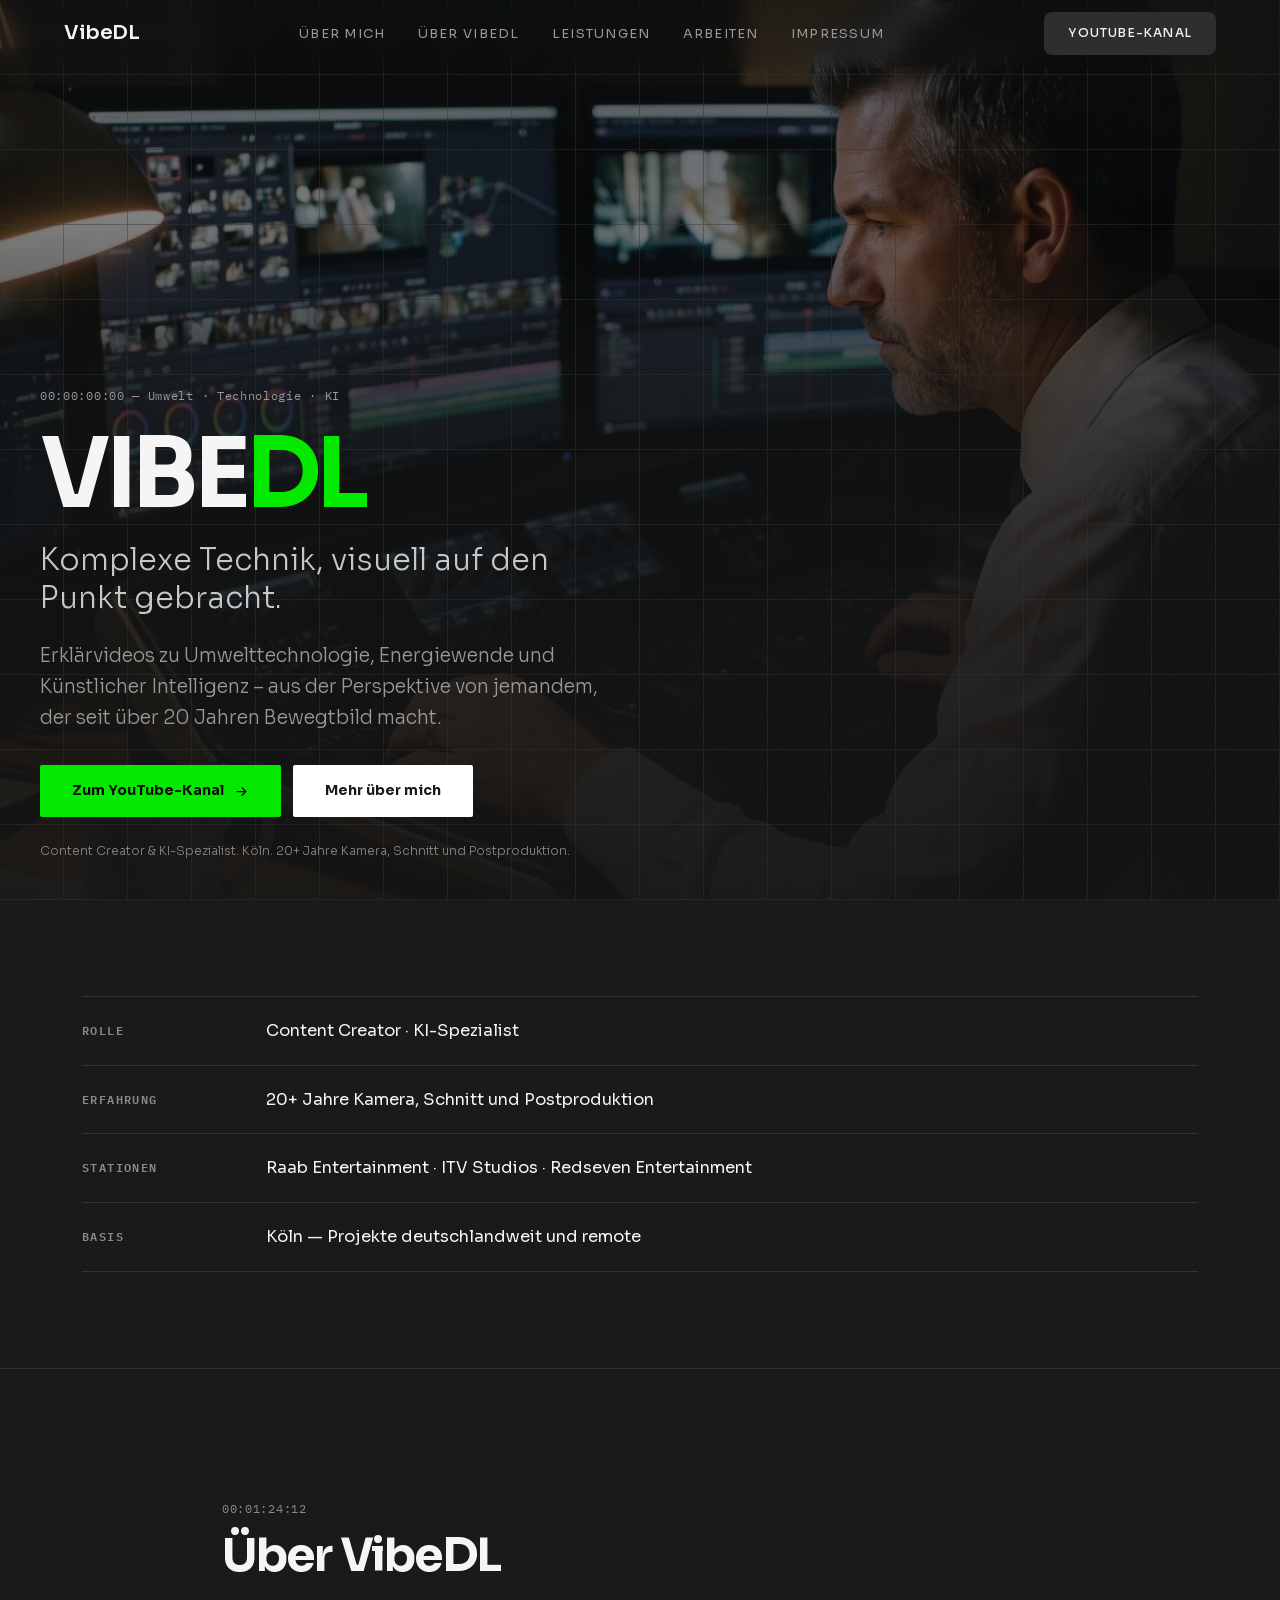
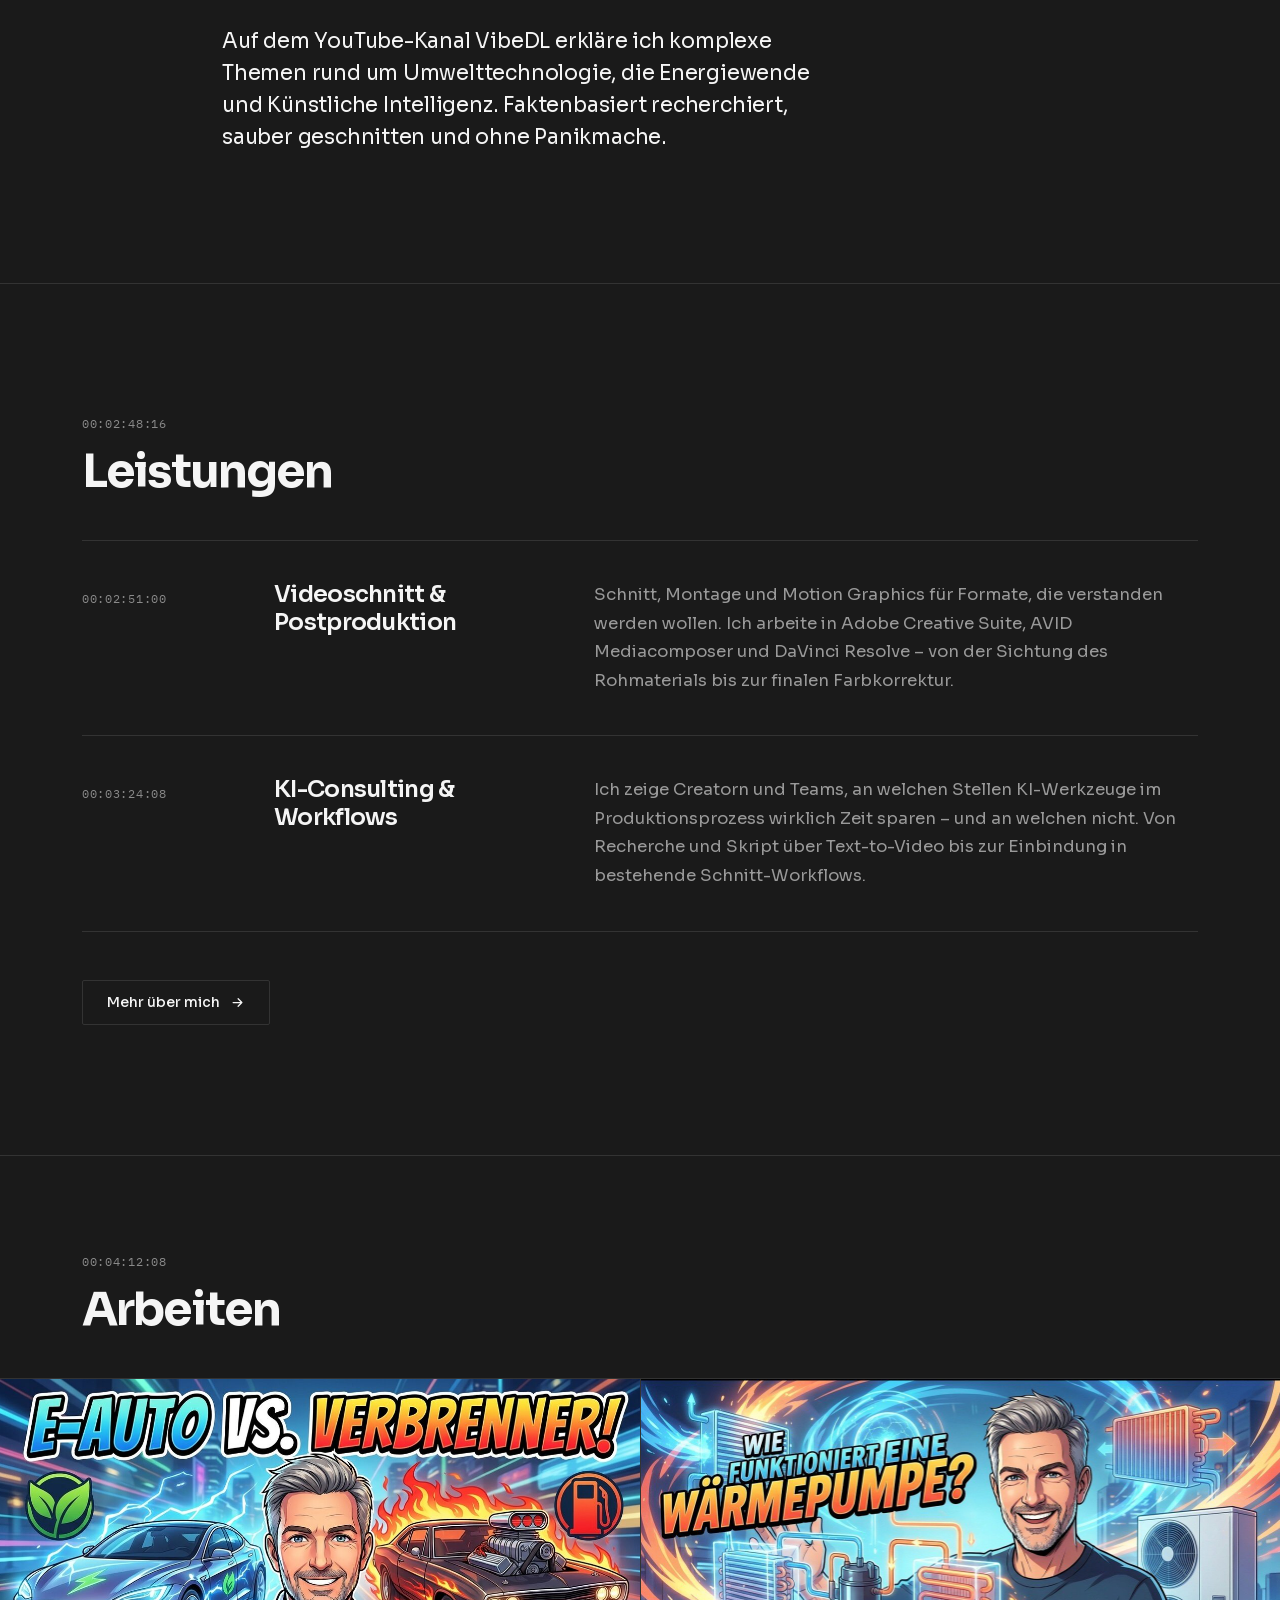
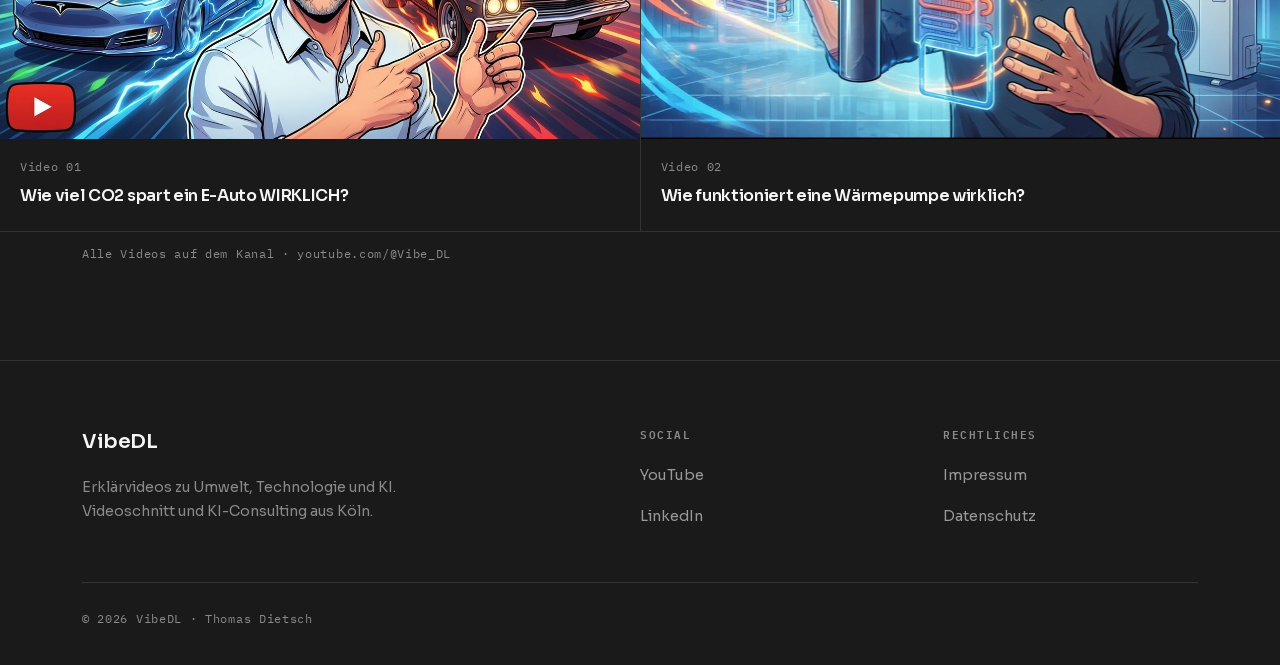
<file: index.html>
<!doctype html>
<html lang="de">
<head>
  <meta charset="UTF-8">
  <meta name="viewport" content="width=device-width, initial-scale=1.0">
  <title>VibeDL – Komplexe Technik, visuell auf den Punkt gebracht</title>
  <meta name="description" content="VibeDL: YouTube-Erklärvideos zu Umwelt, Technologie und KI. Videoschnitt und KI-Consulting von Thomas Dietsch, Köln.">
  <link rel="stylesheet" href="assets/css/style.css">
  <link rel="icon" type="image/png" href="assets/img/favicon.png">
  <link rel="preload" href="assets/fonts/sora-latin.woff2" as="font" type="font/woff2" crossorigin>
</head>
<body>

  <header class="site-header">
    <div class="container">
      <a href="index.html" class="logo">
        <span class="logo-text">VibeDL</span>
      </a>

      <input type="checkbox" id="nav-toggle" class="nav-toggle">

      <nav>
        <ul class="nav-links">
          <li><a href="ueber-mich.html">Über mich</a></li>
          <li><a href="index.html#ueber">Über VibeDL</a></li>
          <li><a href="index.html#leistungen">Leistungen</a></li>
          <li><a href="index.html#arbeiten">Arbeiten</a></li>
          <li><a href="impressum.html">Impressum</a></li>
        </ul>
      </nav>

      <label for="nav-toggle" class="nav-toggle-label" aria-label="Menü öffnen">☰</label>

      <a href="https://www.youtube.com/@Vibe_DL" class="nav-cta" target="_blank" rel="noopener">YouTube-Kanal</a>
    </div>
  </header>

  <main>
    <section class="hero">
      <div class="hero-media">
        <img src="assets/img/still-hero.jpg" alt="Schnittplatz mit Farbkorrektur-Monitoren und Control Surface" width="2560" height="1071" fetchpriority="high">
      </div>
      <div class="hero-scrim"></div>

      <!-- Dekoratives Kachelraster, ersetzt die interaktive Spline-3D-Szene aus dem
           Entwurf (siehe AGENTS.md, Abschnitt "Gestaltungskonzept"). 240 leere Spans,
           weil jede Zelle einzeln auf :hover reagieren muss – ohne JavaScript geht das
           nur über einzelne Elemente, nicht über einen gezeichneten Hintergrund. -->
      <div class="hero-grid" aria-hidden="true">
        <span></span><span></span><span></span><span></span><span></span><span></span><span></span><span></span><span></span><span></span><span></span><span></span><span></span><span></span><span></span><span></span><span></span><span></span><span></span><span></span>
        <span></span><span></span><span></span><span></span><span></span><span></span><span></span><span></span><span></span><span></span><span></span><span></span><span></span><span></span><span></span><span></span><span></span><span></span><span></span><span></span>
        <span></span><span></span><span></span><span></span><span></span><span></span><span></span><span></span><span></span><span></span><span></span><span></span><span></span><span></span><span></span><span></span><span></span><span></span><span></span><span></span>
        <span></span><span></span><span></span><span></span><span></span><span></span><span></span><span></span><span></span><span></span><span></span><span></span><span></span><span></span><span></span><span></span><span></span><span></span><span></span><span></span>
        <span></span><span></span><span></span><span></span><span></span><span></span><span></span><span></span><span></span><span></span><span></span><span></span><span></span><span></span><span></span><span></span><span></span><span></span><span></span><span></span>
        <span></span><span></span><span></span><span></span><span></span><span></span><span></span><span></span><span></span><span></span><span></span><span></span><span></span><span></span><span></span><span></span><span></span><span></span><span></span><span></span>
        <span></span><span></span><span></span><span></span><span></span><span></span><span></span><span></span><span></span><span></span><span></span><span></span><span></span><span></span><span></span><span></span><span></span><span></span><span></span><span></span>
        <span></span><span></span><span></span><span></span><span></span><span></span><span></span><span></span><span></span><span></span><span></span><span></span><span></span><span></span><span></span><span></span><span></span><span></span><span></span><span></span>
        <span></span><span></span><span></span><span></span><span></span><span></span><span></span><span></span><span></span><span></span><span></span><span></span><span></span><span></span><span></span><span></span><span></span><span></span><span></span><span></span>
        <span></span><span></span><span></span><span></span><span></span><span></span><span></span><span></span><span></span><span></span><span></span><span></span><span></span><span></span><span></span><span></span><span></span><span></span><span></span><span></span>
        <span></span><span></span><span></span><span></span><span></span><span></span><span></span><span></span><span></span><span></span><span></span><span></span><span></span><span></span><span></span><span></span><span></span><span></span><span></span><span></span>
        <span></span><span></span><span></span><span></span><span></span><span></span><span></span><span></span><span></span><span></span><span></span><span></span><span></span><span></span><span></span><span></span><span></span><span></span><span></span><span></span>
      </div>

      <div class="hero-content">
        <span class="tc animate-fade-up" style="animation-delay: 0.1s">00:00:00:00 — Umwelt · Technologie · KI</span>

        <h1 class="animate-fade-up" style="animation-delay: 0.2s">Vibe<span class="accent">DL</span></h1>

        <p class="subheadline animate-fade-up" style="animation-delay: 0.4s">Komplexe Technik, visuell auf den Punkt gebracht.</p>

        <p class="hero-description animate-fade-up" style="animation-delay: 0.55s">Erklärvideos zu Umwelttechnologie, Energiewende und Künstlicher Intelligenz – aus der Perspektive von jemandem, der seit über 20 Jahren Bewegtbild macht.</p>

        <div class="hero-actions animate-fade-up" style="animation-delay: 0.7s">
          <a href="https://www.youtube.com/@Vibe_DL" class="btn-primary" target="_blank" rel="noopener">
            Zum YouTube-Kanal
            <svg width="15" height="15" viewBox="0 0 24 24" fill="none" stroke="currentColor" stroke-width="2" stroke-linecap="round" stroke-linejoin="round" aria-hidden="true"><path d="M5 12h14M13 6l6 6-6 6"/></svg>
          </a>
          <a href="ueber-mich.html" class="btn-secondary">Mehr über mich</a>
        </div>

        <p class="hero-trust animate-fade-up" style="animation-delay: 0.85s">Content Creator &amp; KI-Spezialist. Köln. 20+ Jahre Kamera, Schnitt und Postproduktion.</p>
      </div>
    </section>

    <section class="sec-pad-m">
      <div class="container">
        <dl class="meta-list">
          <div class="meta-row">
            <dt>Rolle</dt>
            <dd>Content Creator · KI-Spezialist</dd>
          </div>
          <div class="meta-row">
            <dt>Erfahrung</dt>
            <dd>20+ Jahre Kamera, Schnitt und Postproduktion</dd>
          </div>
          <div class="meta-row">
            <dt>Stationen</dt>
            <dd>Raab Entertainment · ITV Studios · Redseven Entertainment</dd>
          </div>
          <div class="meta-row">
            <dt>Basis</dt>
            <dd>Köln — Projekte deutschlandweit und remote</dd>
          </div>
        </dl>
      </div>
    </section>

    <section class="sec-pad-l" id="ueber">
      <div class="container container--narrow">
        <div class="section-head">
          <span class="tc">00:01:24:12</span>
          <h2 class="section-title">Über VibeDL</h2>
        </div>
        <p class="lead">Auf dem YouTube-Kanal VibeDL erkläre ich komplexe Themen rund um Umwelttechnologie, die Energiewende und Künstliche Intelligenz. Faktenbasiert recherchiert, sauber geschnitten und ohne Panikmache.</p>
      </div>
    </section>

    <section class="sec-pad-l" id="leistungen">
      <div class="container">
        <div class="section-head">
          <span class="tc">00:02:48:16</span>
          <h2 class="section-title">Leistungen</h2>
        </div>

        <div class="service-list">
          <div class="service-item">
            <span class="tc">00:02:51:00</span>
            <h3>Videoschnitt &amp; Postproduktion</h3>
            <p>Schnitt, Montage und Motion Graphics für Formate, die verstanden werden wollen. Ich arbeite in Adobe Creative Suite, AVID Mediacomposer und DaVinci Resolve – von der Sichtung des Rohmaterials bis zur finalen Farbkorrektur.</p>
          </div>
          <div class="service-item">
            <span class="tc">00:03:24:08</span>
            <h3>KI-Consulting &amp; Workflows</h3>
            <p>Ich zeige Creatorn und Teams, an welchen Stellen KI-Werkzeuge im Produktionsprozess wirklich Zeit sparen – und an welchen nicht. Von Recherche und Skript über Text-to-Video bis zur Einbindung in bestehende Schnitt-Workflows.</p>
          </div>
        </div>

        <div class="section-cta">
          <a href="ueber-mich.html" class="btn-outline">
            Mehr über mich
            <svg width="15" height="15" viewBox="0 0 24 24" fill="none" stroke="currentColor" stroke-width="2" stroke-linecap="round" stroke-linejoin="round" aria-hidden="true"><path d="M5 12h14M13 6l6 6-6 6"/></svg>
          </a>
        </div>
      </div>
    </section>

    <section class="sec-pad-m" id="arbeiten">
      <div class="container">
        <div class="section-head">
          <span class="tc">00:04:12:08</span>
          <h2 class="section-title">Arbeiten</h2>
        </div>
      </div>

      <div class="work-grid">
        <a href="https://youtu.be/UxCUo1F-tME" class="work-item" target="_blank" rel="noopener">
          <div class="work-thumb">
            <img src="assets/img/work-01.jpg" alt="" width="1280" height="714" loading="lazy">
          </div>
          <div class="work-meta">
            <span class="tc">Video 01</span>
            <h3>Wie viel CO2 spart ein E-Auto WIRKLICH?</h3>
          </div>
        </a>
        <a href="https://youtu.be/Cd4XWsmiyL4" class="work-item" target="_blank" rel="noopener">
          <div class="work-thumb">
            <img src="assets/img/work-02.jpg" alt="" width="1280" height="720" loading="lazy">
          </div>
          <div class="work-meta">
            <span class="tc">Video 02</span>
            <h3>Wie funktioniert eine Wärmepumpe wirklich?</h3>
          </div>
        </a>
      </div>

      <div class="container">
        <p class="caption caption--inline">Alle Videos auf dem Kanal · youtube.com/@Vibe_DL</p>
      </div>
    </section>
  </main>

  <footer class="site-footer">
    <div class="container">
      <div class="footer-top">
        <div class="footer-brand">
          <a href="index.html" class="logo">
            <span class="logo-text">VibeDL</span>
          </a>
          <p>Erklärvideos zu Umwelt, Technologie und KI. Videoschnitt und KI-Consulting aus Köln.</p>
        </div>
        <div class="footer-col">
          <h4>Social</h4>
          <ul class="social-links">
            <li><a href="https://www.youtube.com/@Vibe_DL" target="_blank" rel="noopener">YouTube</a></li>
            <li><a href="https://www.linkedin.com/in/thomas-dietsch-35041698/" target="_blank" rel="noopener">LinkedIn</a></li>
          </ul>
        </div>
        <div class="footer-col">
          <h4>Rechtliches</h4>
          <ul class="legal-links">
            <li><a href="impressum.html">Impressum</a></li>
            <li><a href="datenschutz.html">Datenschutz</a></li>
          </ul>
        </div>
      </div>
      <div class="footer-bottom">
        © 2026 VibeDL · Thomas Dietsch
      </div>
    </div>
  </footer>

</body>
</html>
</file>
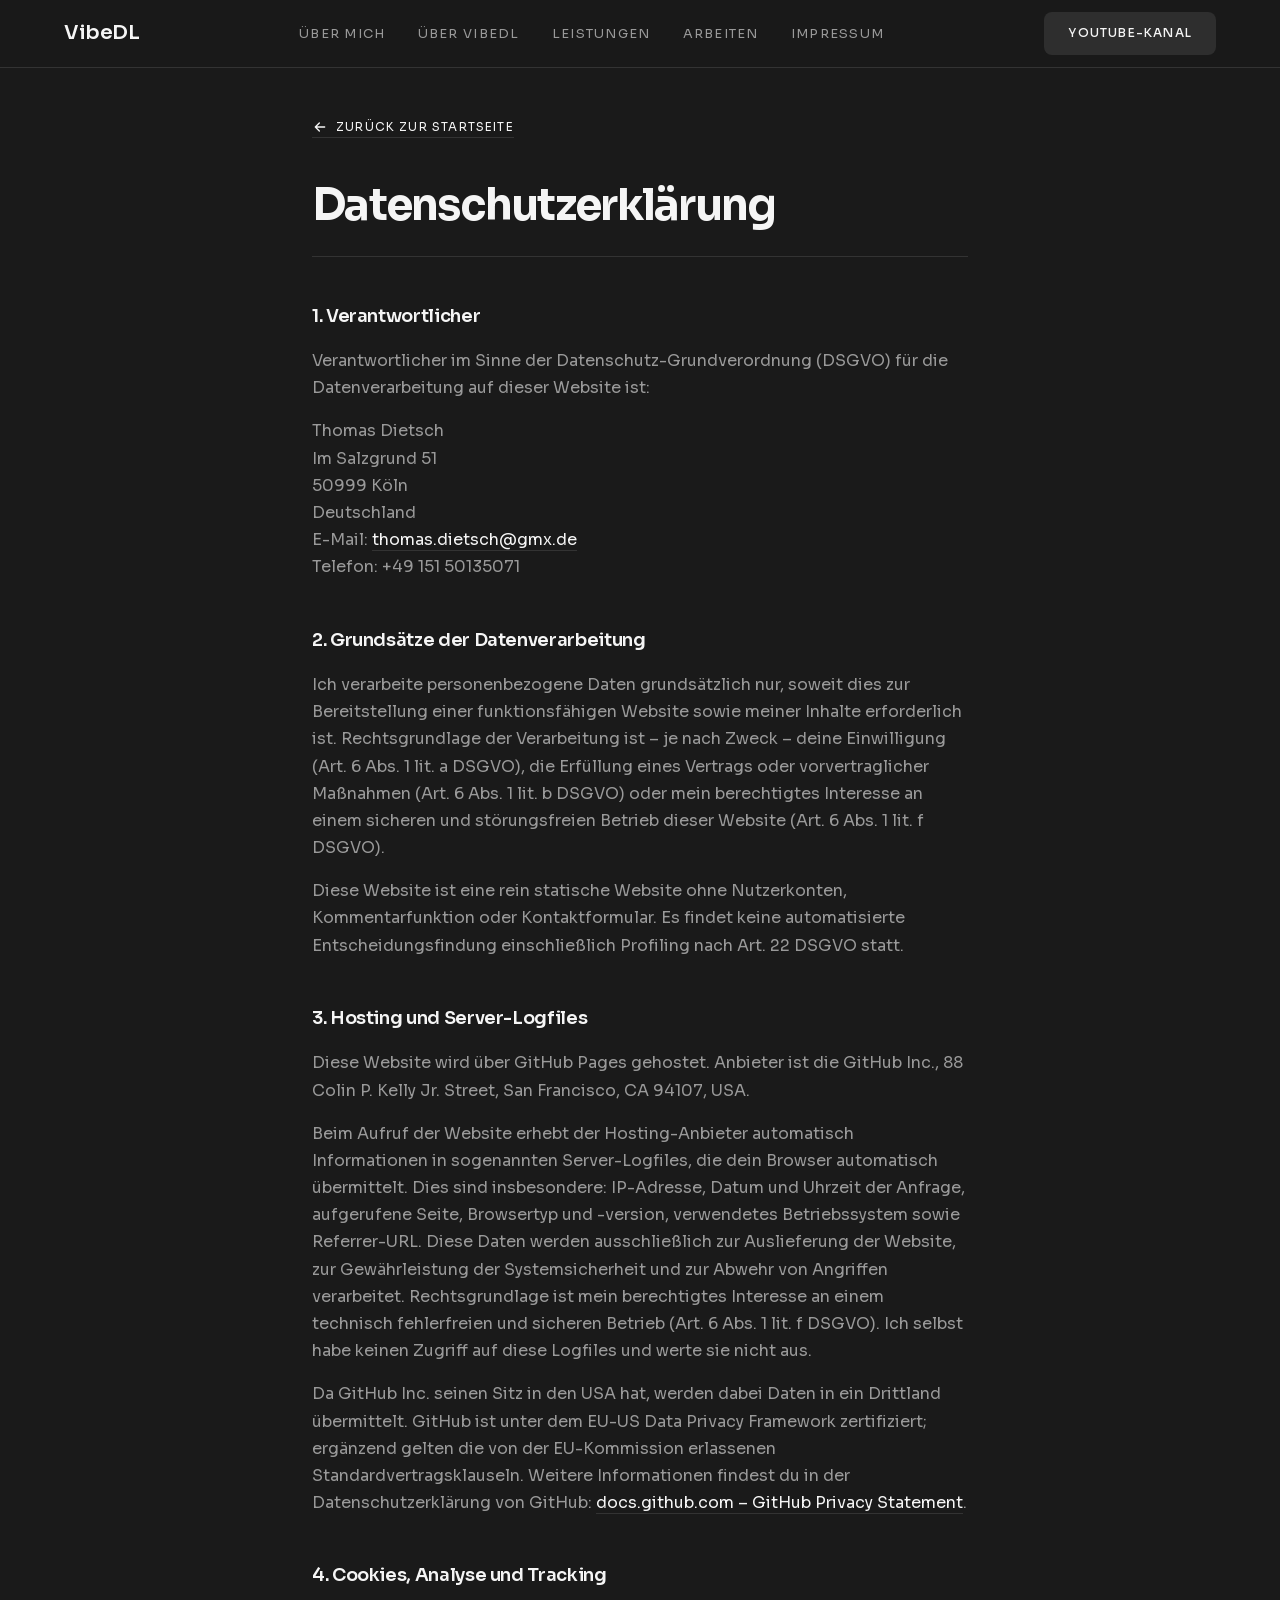
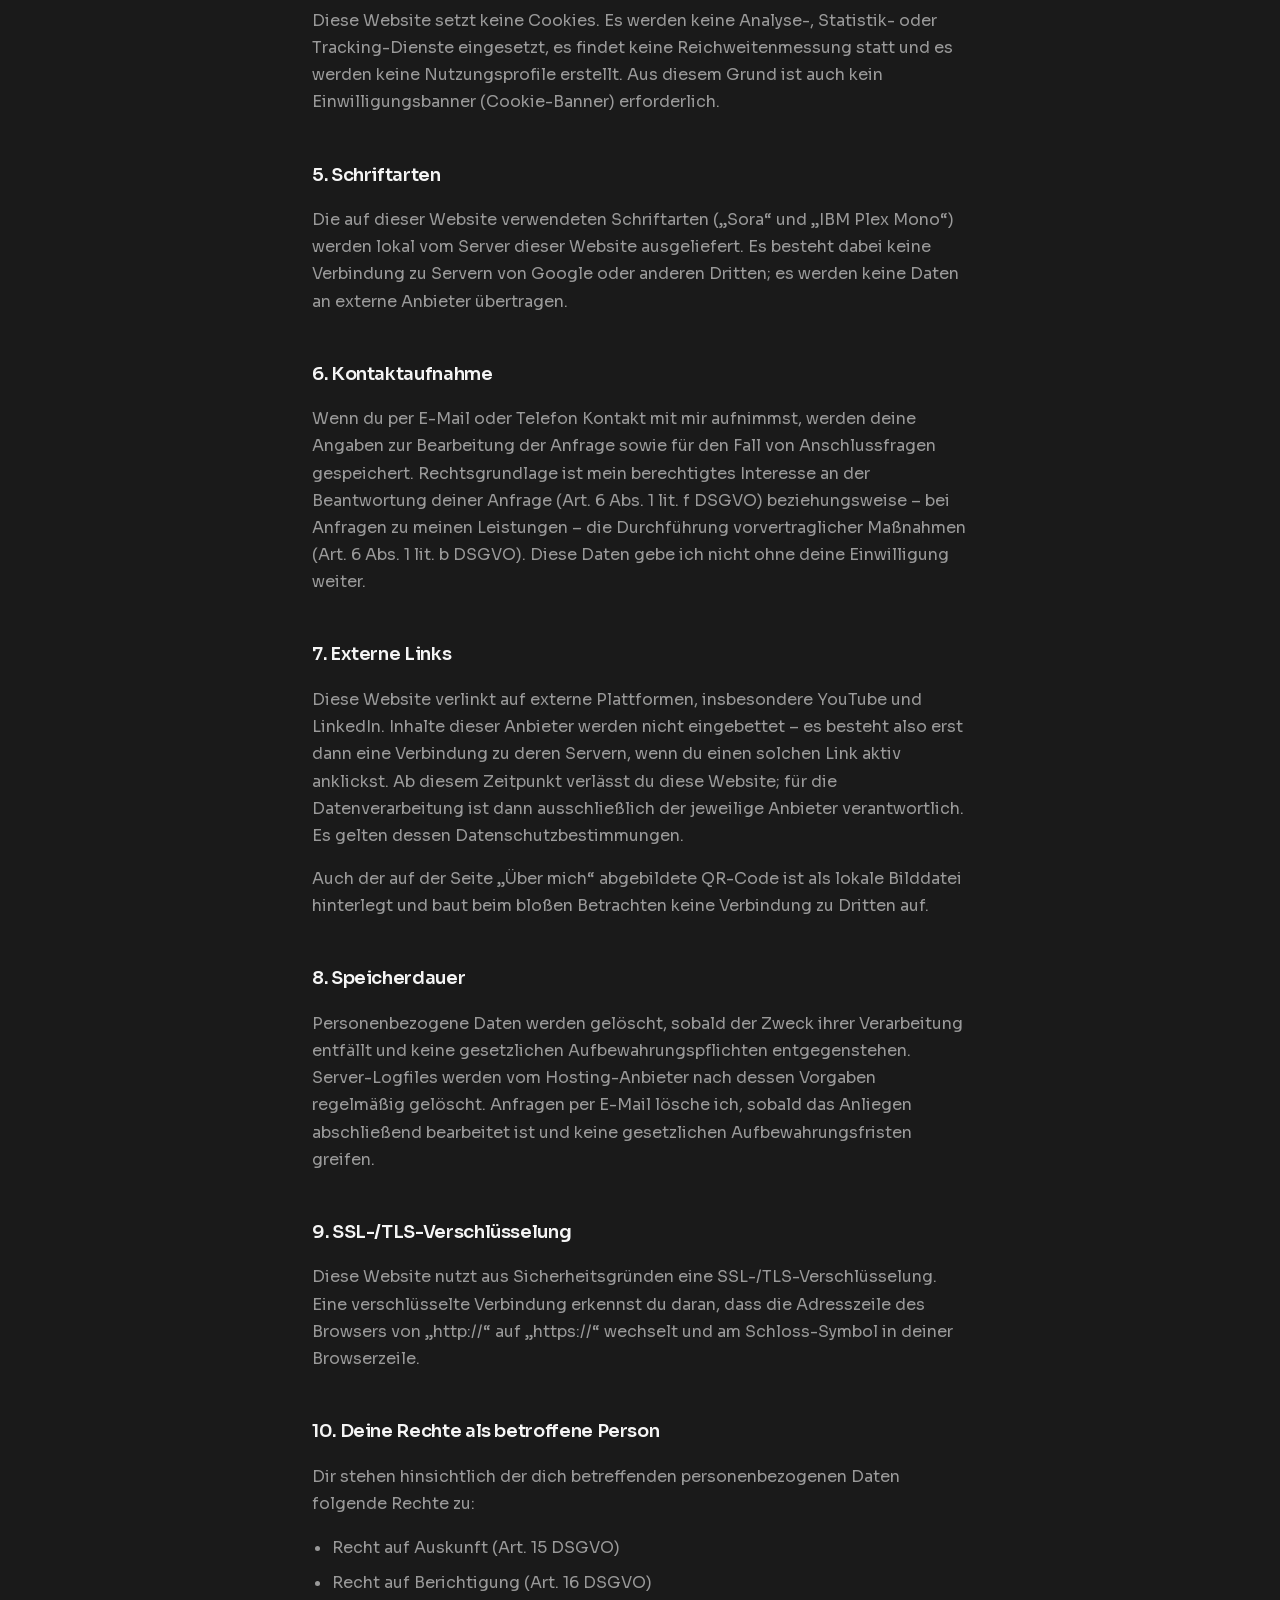
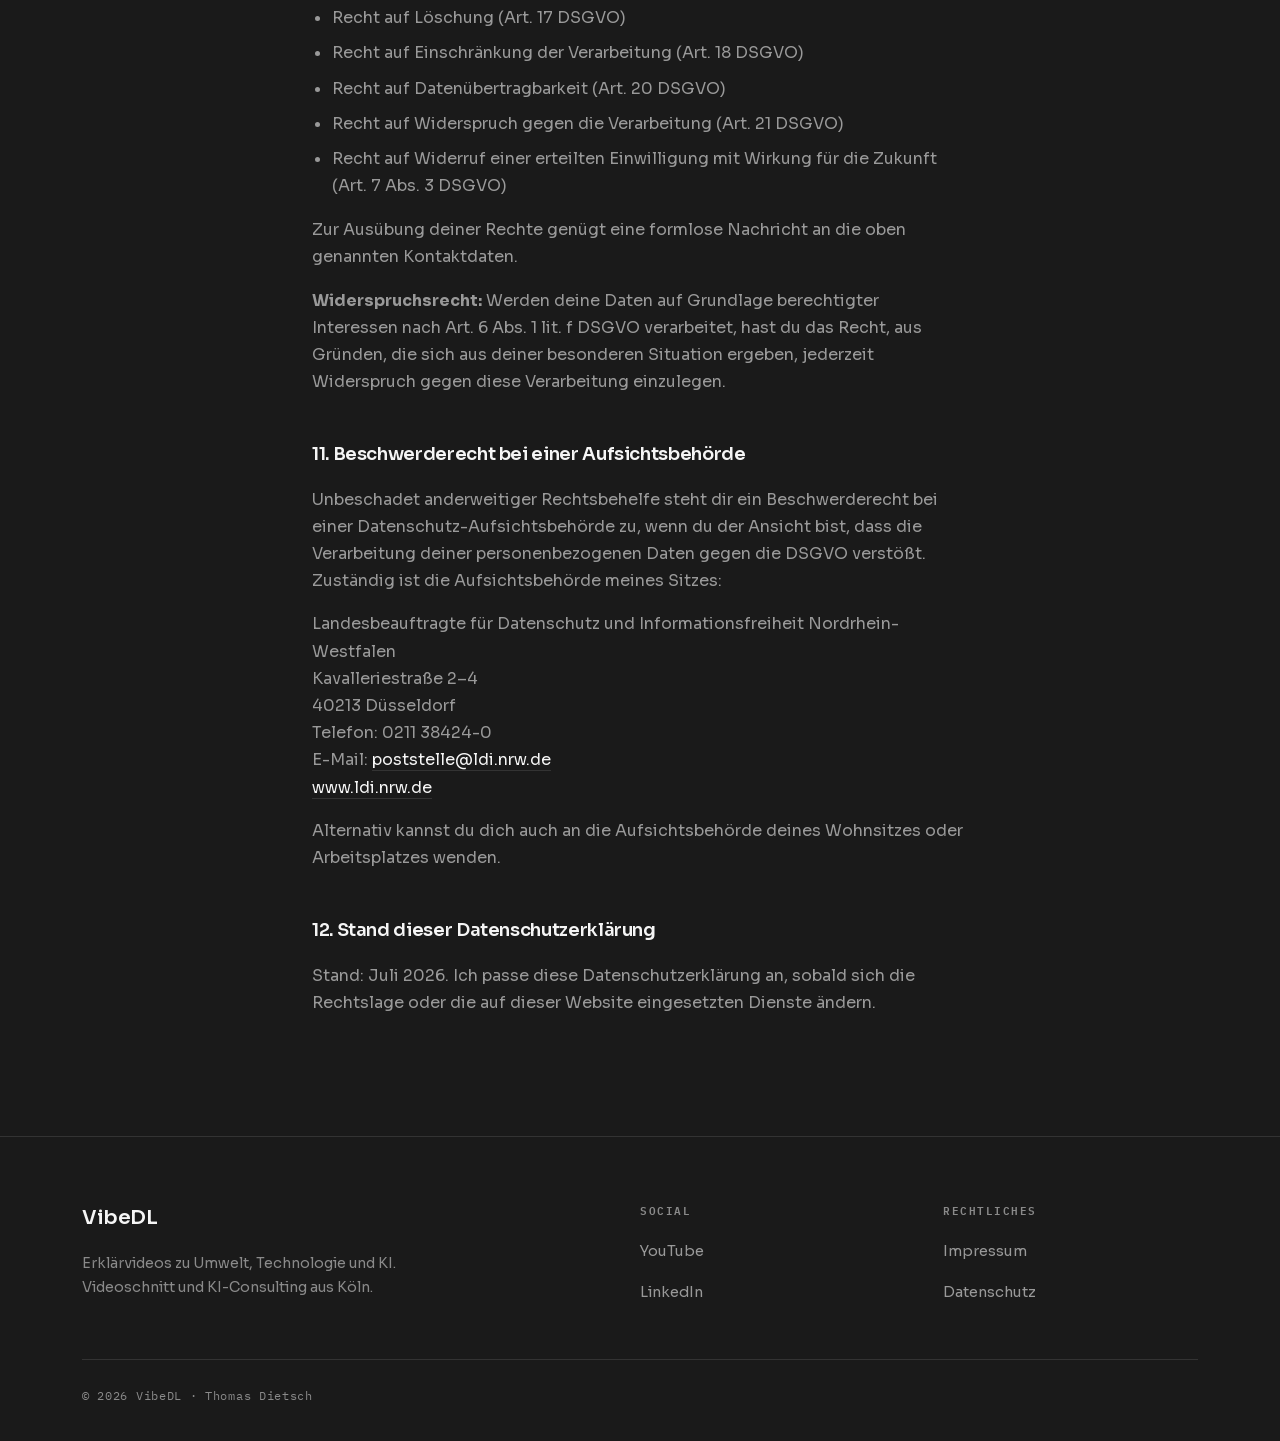
<file: datenschutz.html>
<!doctype html>
<html lang="de">
<head>
  <meta charset="UTF-8">
  <meta name="viewport" content="width=device-width, initial-scale=1.0">
  <title>Datenschutzerklärung – VibeDL</title>
  <meta name="description" content="Datenschutzerklärung von VibeDL nach DSGVO: Verantwortlicher, Hosting, Server-Logfiles, Rechte der betroffenen Personen.">
  <link rel="stylesheet" href="assets/css/style.css">
  <link rel="icon" type="image/png" href="assets/img/favicon.png">
  <link rel="preload" href="assets/fonts/sora-latin.woff2" as="font" type="font/woff2" crossorigin>
</head>
<body>

  <header class="site-header site-header--solid">
    <div class="container">
      <a href="index.html" class="logo">
        <span class="logo-text">VibeDL</span>
      </a>

      <input type="checkbox" id="nav-toggle" class="nav-toggle">

      <nav>
        <ul class="nav-links">
          <li><a href="ueber-mich.html">Über mich</a></li>
          <li><a href="index.html#ueber">Über VibeDL</a></li>
          <li><a href="index.html#leistungen">Leistungen</a></li>
          <li><a href="index.html#arbeiten">Arbeiten</a></li>
          <li><a href="impressum.html">Impressum</a></li>
        </ul>
      </nav>

      <label for="nav-toggle" class="nav-toggle-label" aria-label="Menü öffnen">☰</label>

      <a href="https://www.youtube.com/@Vibe_DL" class="nav-cta" target="_blank" rel="noopener">YouTube-Kanal</a>
    </div>
  </header>

  <main class="legal-page">
    <div class="container">
      <a href="index.html" class="back-link">
        <svg width="16" height="16" viewBox="0 0 24 24" fill="none" stroke="currentColor" stroke-width="2" stroke-linecap="round" stroke-linejoin="round"><path d="M19 12H5M11 6l-6 6 6 6"/></svg>
        Zurück zur Startseite
      </a>
      <h1>Datenschutzerklärung</h1>

      <h2>1. Verantwortlicher</h2>
      <p>
        Verantwortlicher im Sinne der Datenschutz-Grundverordnung (DSGVO) für die Datenverarbeitung auf dieser Website ist:
      </p>
      <p>
        Thomas Dietsch<br>
        Im Salzgrund 51<br>
        50999 Köln<br>
        Deutschland<br>
        E-Mail: <a href="mailto:thomas.dietsch@gmx.de">thomas.dietsch@gmx.de</a><br>
        Telefon: +49 151 50135071
      </p>

      <h2>2. Grundsätze der Datenverarbeitung</h2>
      <p>
        Ich verarbeite personenbezogene Daten grundsätzlich nur, soweit dies zur Bereitstellung einer funktionsfähigen Website sowie meiner Inhalte erforderlich ist. Rechtsgrundlage der Verarbeitung ist – je nach Zweck – deine Einwilligung (Art. 6 Abs. 1 lit. a DSGVO), die Erfüllung eines Vertrags oder vorvertraglicher Maßnahmen (Art. 6 Abs. 1 lit. b DSGVO) oder mein berechtigtes Interesse an einem sicheren und störungsfreien Betrieb dieser Website (Art. 6 Abs. 1 lit. f DSGVO).
      </p>
      <p>
        Diese Website ist eine rein statische Website ohne Nutzerkonten, Kommentarfunktion oder Kontaktformular. Es findet keine automatisierte Entscheidungsfindung einschließlich Profiling nach Art. 22 DSGVO statt.
      </p>

      <h2>3. Hosting und Server-Logfiles</h2>
      <p>
        Diese Website wird über GitHub&nbsp;Pages gehostet. Anbieter ist die GitHub&nbsp;Inc., 88 Colin P. Kelly Jr. Street, San Francisco, CA 94107, USA.
      </p>
      <p>
        Beim Aufruf der Website erhebt der Hosting-Anbieter automatisch Informationen in sogenannten Server-Logfiles, die dein Browser automatisch übermittelt. Dies sind insbesondere: IP-Adresse, Datum und Uhrzeit der Anfrage, aufgerufene Seite, Browsertyp und -version, verwendetes Betriebssystem sowie Referrer-URL. Diese Daten werden ausschließlich zur Auslieferung der Website, zur Gewährleistung der Systemsicherheit und zur Abwehr von Angriffen verarbeitet. Rechtsgrundlage ist mein berechtigtes Interesse an einem technisch fehlerfreien und sicheren Betrieb (Art. 6 Abs. 1 lit. f DSGVO). Ich selbst habe keinen Zugriff auf diese Logfiles und werte sie nicht aus.
      </p>
      <p>
        Da GitHub&nbsp;Inc. seinen Sitz in den USA hat, werden dabei Daten in ein Drittland übermittelt. GitHub ist unter dem EU-US Data Privacy Framework zertifiziert; ergänzend gelten die von der EU-Kommission erlassenen Standardvertragsklauseln. Weitere Informationen findest du in der Datenschutzerklärung von GitHub:
        <a href="https://docs.github.com/de/site-policy/privacy-policies/github-general-privacy-statement" target="_blank" rel="noopener">docs.github.com – GitHub Privacy Statement</a>.
      </p>

      <h2>4. Cookies, Analyse und Tracking</h2>
      <p>
        Diese Website setzt keine Cookies. Es werden keine Analyse-, Statistik- oder Tracking-Dienste eingesetzt, es findet keine Reichweitenmessung statt und es werden keine Nutzungsprofile erstellt. Aus diesem Grund ist auch kein Einwilligungsbanner (Cookie-Banner) erforderlich.
      </p>

      <h2>5. Schriftarten</h2>
      <p>
        Die auf dieser Website verwendeten Schriftarten („Sora“ und „IBM Plex Mono“) werden lokal vom Server dieser Website ausgeliefert. Es besteht dabei keine Verbindung zu Servern von Google oder anderen Dritten; es werden keine Daten an externe Anbieter übertragen.
      </p>

      <h2>6. Kontaktaufnahme</h2>
      <p>
        Wenn du per E-Mail oder Telefon Kontakt mit mir aufnimmst, werden deine Angaben zur Bearbeitung der Anfrage sowie für den Fall von Anschlussfragen gespeichert. Rechtsgrundlage ist mein berechtigtes Interesse an der Beantwortung deiner Anfrage (Art. 6 Abs. 1 lit. f DSGVO) beziehungsweise – bei Anfragen zu meinen Leistungen – die Durchführung vorvertraglicher Maßnahmen (Art. 6 Abs. 1 lit. b DSGVO). Diese Daten gebe ich nicht ohne deine Einwilligung weiter.
      </p>

      <h2>7. Externe Links</h2>
      <p>
        Diese Website verlinkt auf externe Plattformen, insbesondere YouTube und LinkedIn. Inhalte dieser Anbieter werden nicht eingebettet – es besteht also erst dann eine Verbindung zu deren Servern, wenn du einen solchen Link aktiv anklickst. Ab diesem Zeitpunkt verlässt du diese Website; für die Datenverarbeitung ist dann ausschließlich der jeweilige Anbieter verantwortlich. Es gelten dessen Datenschutzbestimmungen.
      </p>
      <p>
        Auch der auf der Seite „Über mich“ abgebildete QR-Code ist als lokale Bilddatei hinterlegt und baut beim bloßen Betrachten keine Verbindung zu Dritten auf.
      </p>

      <h2>8. Speicherdauer</h2>
      <p>
        Personenbezogene Daten werden gelöscht, sobald der Zweck ihrer Verarbeitung entfällt und keine gesetzlichen Aufbewahrungspflichten entgegenstehen. Server-Logfiles werden vom Hosting-Anbieter nach dessen Vorgaben regelmäßig gelöscht. Anfragen per E-Mail lösche ich, sobald das Anliegen abschließend bearbeitet ist und keine gesetzlichen Aufbewahrungsfristen greifen.
      </p>

      <h2>9. SSL-/TLS-Verschlüsselung</h2>
      <p>
        Diese Website nutzt aus Sicherheitsgründen eine SSL-/TLS-Verschlüsselung. Eine verschlüsselte Verbindung erkennst du daran, dass die Adresszeile des Browsers von „http://“ auf „https://“ wechselt und am Schloss-Symbol in deiner Browserzeile.
      </p>

      <h2>10. Deine Rechte als betroffene Person</h2>
      <p>Dir stehen hinsichtlich der dich betreffenden personenbezogenen Daten folgende Rechte zu:</p>
      <ul>
        <li>Recht auf Auskunft (Art. 15 DSGVO)</li>
        <li>Recht auf Berichtigung (Art. 16 DSGVO)</li>
        <li>Recht auf Löschung (Art. 17 DSGVO)</li>
        <li>Recht auf Einschränkung der Verarbeitung (Art. 18 DSGVO)</li>
        <li>Recht auf Datenübertragbarkeit (Art. 20 DSGVO)</li>
        <li>Recht auf Widerspruch gegen die Verarbeitung (Art. 21 DSGVO)</li>
        <li>Recht auf Widerruf einer erteilten Einwilligung mit Wirkung für die Zukunft (Art. 7 Abs. 3 DSGVO)</li>
      </ul>
      <p>
        Zur Ausübung deiner Rechte genügt eine formlose Nachricht an die oben genannten Kontaktdaten.
      </p>
      <p>
        <strong>Widerspruchsrecht:</strong> Werden deine Daten auf Grundlage berechtigter Interessen nach Art. 6 Abs. 1 lit. f DSGVO verarbeitet, hast du das Recht, aus Gründen, die sich aus deiner besonderen Situation ergeben, jederzeit Widerspruch gegen diese Verarbeitung einzulegen.
      </p>

      <h2>11. Beschwerderecht bei einer Aufsichtsbehörde</h2>
      <p>
        Unbeschadet anderweitiger Rechtsbehelfe steht dir ein Beschwerderecht bei einer Datenschutz-Aufsichtsbehörde zu, wenn du der Ansicht bist, dass die Verarbeitung deiner personenbezogenen Daten gegen die DSGVO verstößt. Zuständig ist die Aufsichtsbehörde meines Sitzes:
      </p>
      <p>
        Landesbeauftragte für Datenschutz und Informationsfreiheit Nordrhein-Westfalen<br>
        Kavalleriestraße 2–4<br>
        40213 Düsseldorf<br>
        Telefon: 0211 38424-0<br>
        E-Mail: <a href="mailto:poststelle@ldi.nrw.de">poststelle@ldi.nrw.de</a><br>
        <a href="https://www.ldi.nrw.de" target="_blank" rel="noopener">www.ldi.nrw.de</a>
      </p>
      <p>
        Alternativ kannst du dich auch an die Aufsichtsbehörde deines Wohnsitzes oder Arbeitsplatzes wenden.
      </p>

      <h2>12. Stand dieser Datenschutzerklärung</h2>
      <p>
        Stand: Juli 2026. Ich passe diese Datenschutzerklärung an, sobald sich die Rechtslage oder die auf dieser Website eingesetzten Dienste ändern.
      </p>
    </div>
  </main>

  <footer class="site-footer">
    <div class="container">
      <div class="footer-top">
        <div class="footer-brand">
          <a href="index.html" class="logo">
            <span class="logo-text">VibeDL</span>
          </a>
          <p>Erklärvideos zu Umwelt, Technologie und KI. Videoschnitt und KI-Consulting aus Köln.</p>
        </div>
        <div class="footer-col">
          <h4>Social</h4>
          <ul class="social-links">
            <li><a href="https://www.youtube.com/@Vibe_DL" target="_blank" rel="noopener">YouTube</a></li>
            <li><a href="https://www.linkedin.com/in/thomas-dietsch-35041698/" target="_blank" rel="noopener">LinkedIn</a></li>
          </ul>
        </div>
        <div class="footer-col">
          <h4>Rechtliches</h4>
          <ul class="legal-links">
            <li><a href="impressum.html">Impressum</a></li>
            <li><a href="datenschutz.html">Datenschutz</a></li>
          </ul>
        </div>
      </div>
      <div class="footer-bottom">
        © 2026 VibeDL · Thomas Dietsch
      </div>
    </div>
  </footer>

</body>
</html>
</file>
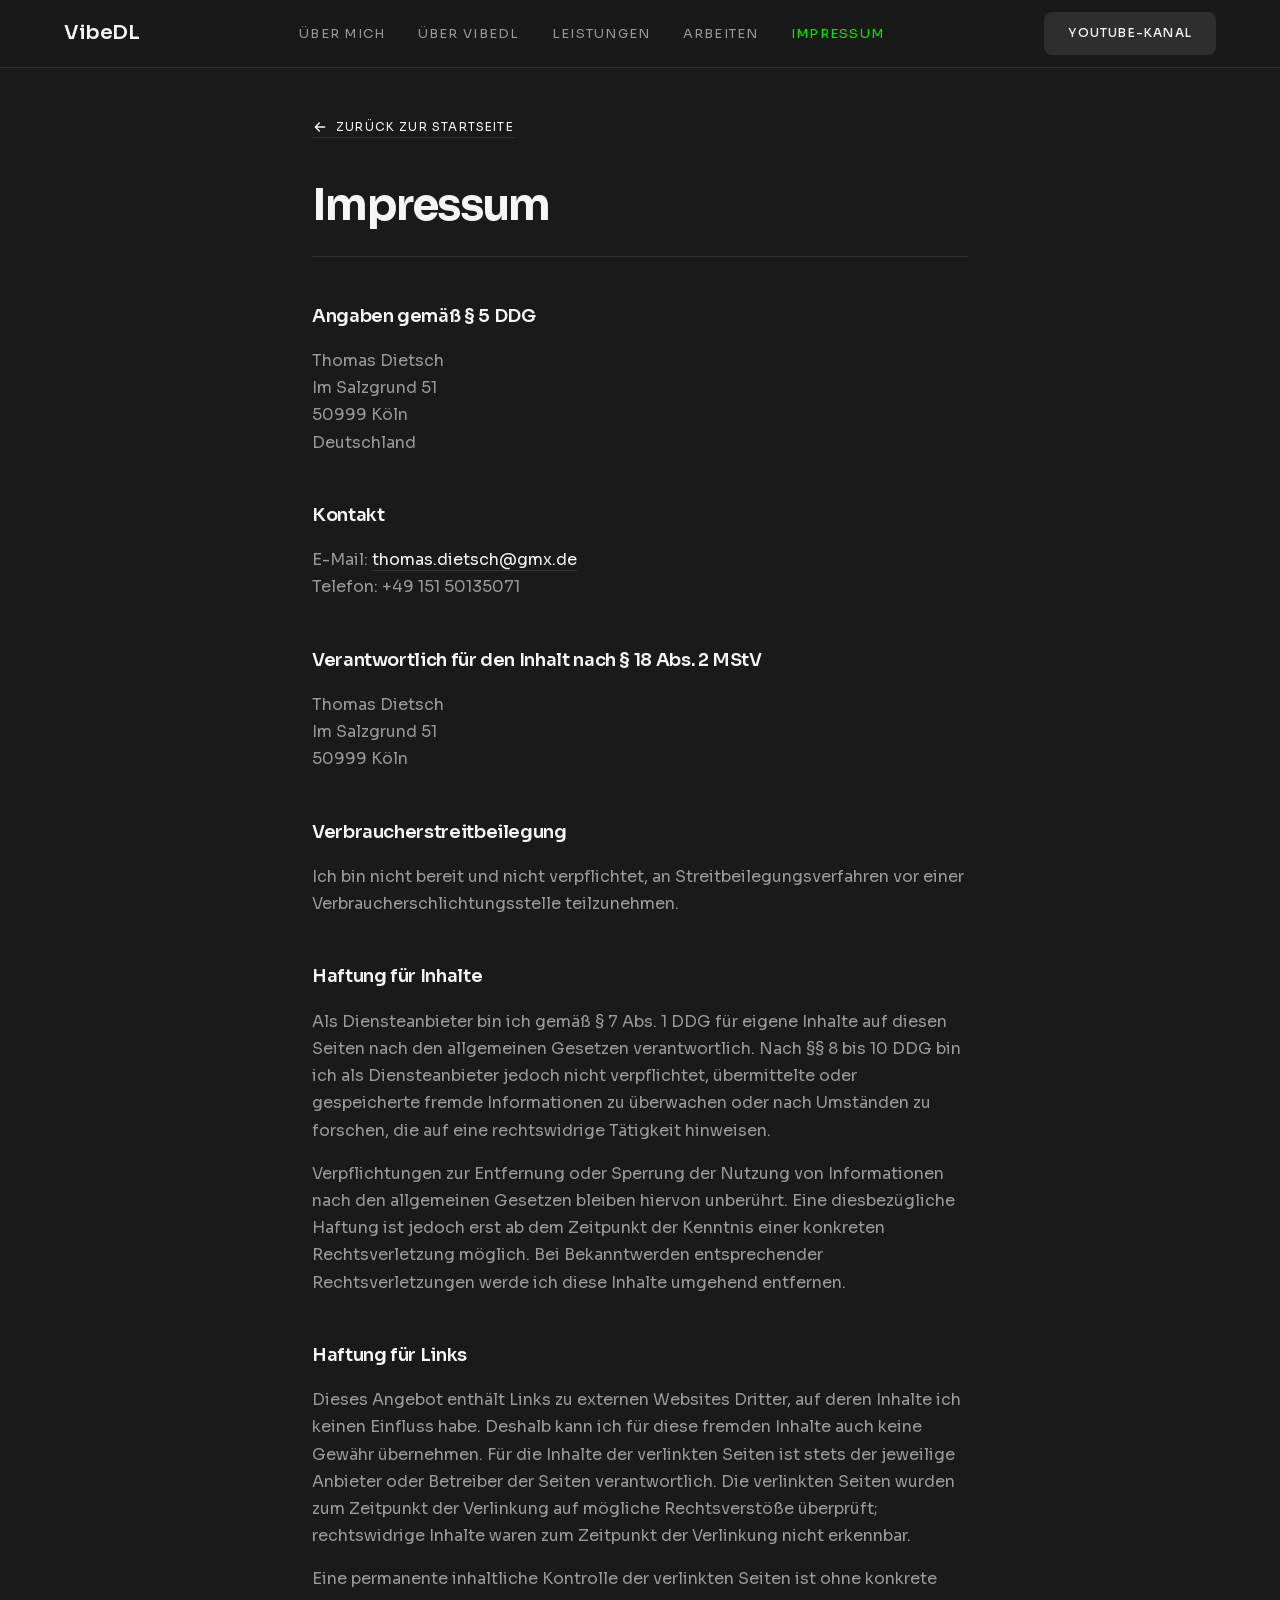
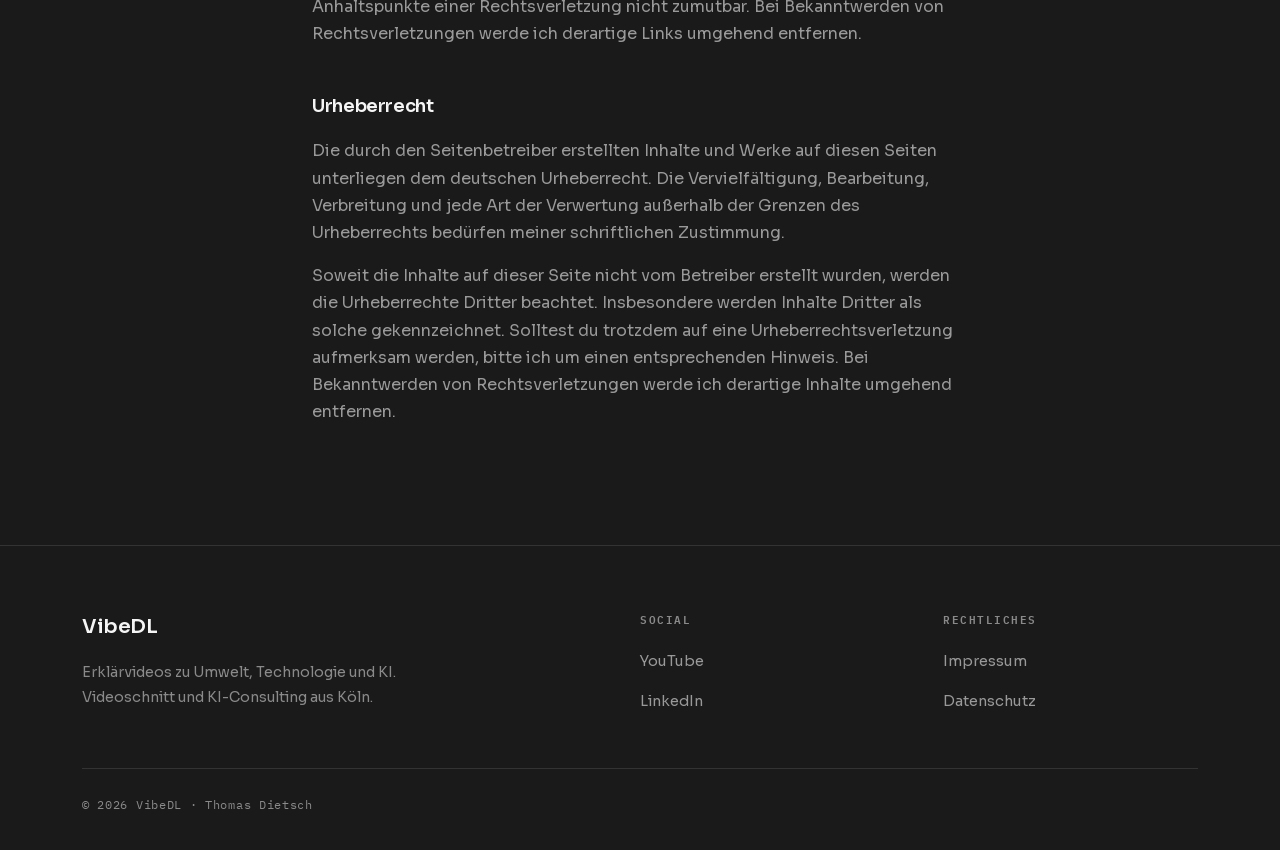
<file: impressum.html>
<!doctype html>
<html lang="de">
<head>
  <meta charset="UTF-8">
  <meta name="viewport" content="width=device-width, initial-scale=1.0">
  <title>Impressum – VibeDL</title>
  <meta name="description" content="Impressum von VibeDL – Angaben gemäß § 5 DDG. Anbieter: Thomas Dietsch, Köln.">
  <link rel="stylesheet" href="assets/css/style.css">
  <link rel="icon" type="image/png" href="assets/img/favicon.png">
  <link rel="preload" href="assets/fonts/sora-latin.woff2" as="font" type="font/woff2" crossorigin>
</head>
<body>

  <header class="site-header site-header--solid">
    <div class="container">
      <a href="index.html" class="logo">
        <span class="logo-text">VibeDL</span>
      </a>

      <input type="checkbox" id="nav-toggle" class="nav-toggle">

      <nav>
        <ul class="nav-links">
          <li><a href="ueber-mich.html">Über mich</a></li>
          <li><a href="index.html#ueber">Über VibeDL</a></li>
          <li><a href="index.html#leistungen">Leistungen</a></li>
          <li><a href="index.html#arbeiten">Arbeiten</a></li>
          <li><a href="impressum.html" class="active">Impressum</a></li>
        </ul>
      </nav>

      <label for="nav-toggle" class="nav-toggle-label" aria-label="Menü öffnen">☰</label>

      <a href="https://www.youtube.com/@Vibe_DL" class="nav-cta" target="_blank" rel="noopener">YouTube-Kanal</a>
    </div>
  </header>

  <main class="legal-page">
    <div class="container">
      <a href="index.html" class="back-link">
        <svg width="16" height="16" viewBox="0 0 24 24" fill="none" stroke="currentColor" stroke-width="2" stroke-linecap="round" stroke-linejoin="round"><path d="M19 12H5M11 6l-6 6 6 6"/></svg>
        Zurück zur Startseite
      </a>
      <h1>Impressum</h1>

      <h2>Angaben gemäß § 5 DDG</h2>
      <p>
        Thomas Dietsch<br>
        Im Salzgrund 51<br>
        50999 Köln<br>
        Deutschland
      </p>

      <h2>Kontakt</h2>
      <p>
        E-Mail: <a href="mailto:thomas.dietsch@gmx.de">thomas.dietsch@gmx.de</a><br>
        Telefon: +49 151 50135071
      </p>

      <h2>Verantwortlich für den Inhalt nach § 18 Abs. 2 MStV</h2>
      <p>
        Thomas Dietsch<br>
        Im Salzgrund 51<br>
        50999 Köln
      </p>

      <h2>Verbraucherstreitbeilegung</h2>
      <p>
        Ich bin nicht bereit und nicht verpflichtet, an Streitbeilegungsverfahren vor einer Verbraucherschlichtungsstelle teilzunehmen.
      </p>

      <h2>Haftung für Inhalte</h2>
      <p>
        Als Diensteanbieter bin ich gemäß § 7 Abs. 1 DDG für eigene Inhalte auf diesen Seiten nach den allgemeinen Gesetzen verantwortlich. Nach §§ 8 bis 10 DDG bin ich als Diensteanbieter jedoch nicht verpflichtet, übermittelte oder gespeicherte fremde Informationen zu überwachen oder nach Umständen zu forschen, die auf eine rechtswidrige Tätigkeit hinweisen.
      </p>
      <p>
        Verpflichtungen zur Entfernung oder Sperrung der Nutzung von Informationen nach den allgemeinen Gesetzen bleiben hiervon unberührt. Eine diesbezügliche Haftung ist jedoch erst ab dem Zeitpunkt der Kenntnis einer konkreten Rechtsverletzung möglich. Bei Bekanntwerden entsprechender Rechtsverletzungen werde ich diese Inhalte umgehend entfernen.
      </p>

      <h2>Haftung für Links</h2>
      <p>
        Dieses Angebot enthält Links zu externen Websites Dritter, auf deren Inhalte ich keinen Einfluss habe. Deshalb kann ich für diese fremden Inhalte auch keine Gewähr übernehmen. Für die Inhalte der verlinkten Seiten ist stets der jeweilige Anbieter oder Betreiber der Seiten verantwortlich. Die verlinkten Seiten wurden zum Zeitpunkt der Verlinkung auf mögliche Rechtsverstöße überprüft; rechtswidrige Inhalte waren zum Zeitpunkt der Verlinkung nicht erkennbar.
      </p>
      <p>
        Eine permanente inhaltliche Kontrolle der verlinkten Seiten ist ohne konkrete Anhaltspunkte einer Rechtsverletzung nicht zumutbar. Bei Bekanntwerden von Rechtsverletzungen werde ich derartige Links umgehend entfernen.
      </p>

      <h2>Urheberrecht</h2>
      <p>
        Die durch den Seitenbetreiber erstellten Inhalte und Werke auf diesen Seiten unterliegen dem deutschen Urheberrecht. Die Vervielfältigung, Bearbeitung, Verbreitung und jede Art der Verwertung außerhalb der Grenzen des Urheberrechts bedürfen meiner schriftlichen Zustimmung.
      </p>
      <p>
        Soweit die Inhalte auf dieser Seite nicht vom Betreiber erstellt wurden, werden die Urheberrechte Dritter beachtet. Insbesondere werden Inhalte Dritter als solche gekennzeichnet. Solltest du trotzdem auf eine Urheberrechtsverletzung aufmerksam werden, bitte ich um einen entsprechenden Hinweis. Bei Bekanntwerden von Rechtsverletzungen werde ich derartige Inhalte umgehend entfernen.
      </p>
    </div>
  </main>

  <footer class="site-footer">
    <div class="container">
      <div class="footer-top">
        <div class="footer-brand">
          <a href="index.html" class="logo">
            <span class="logo-text">VibeDL</span>
          </a>
          <p>Erklärvideos zu Umwelt, Technologie und KI. Videoschnitt und KI-Consulting aus Köln.</p>
        </div>
        <div class="footer-col">
          <h4>Social</h4>
          <ul class="social-links">
            <li><a href="https://www.youtube.com/@Vibe_DL" target="_blank" rel="noopener">YouTube</a></li>
            <li><a href="https://www.linkedin.com/in/thomas-dietsch-35041698/" target="_blank" rel="noopener">LinkedIn</a></li>
          </ul>
        </div>
        <div class="footer-col">
          <h4>Rechtliches</h4>
          <ul class="legal-links">
            <li><a href="impressum.html">Impressum</a></li>
            <li><a href="datenschutz.html">Datenschutz</a></li>
          </ul>
        </div>
      </div>
      <div class="footer-bottom">
        © 2026 VibeDL · Thomas Dietsch
      </div>
    </div>
  </footer>

</body>
</html>
</file>
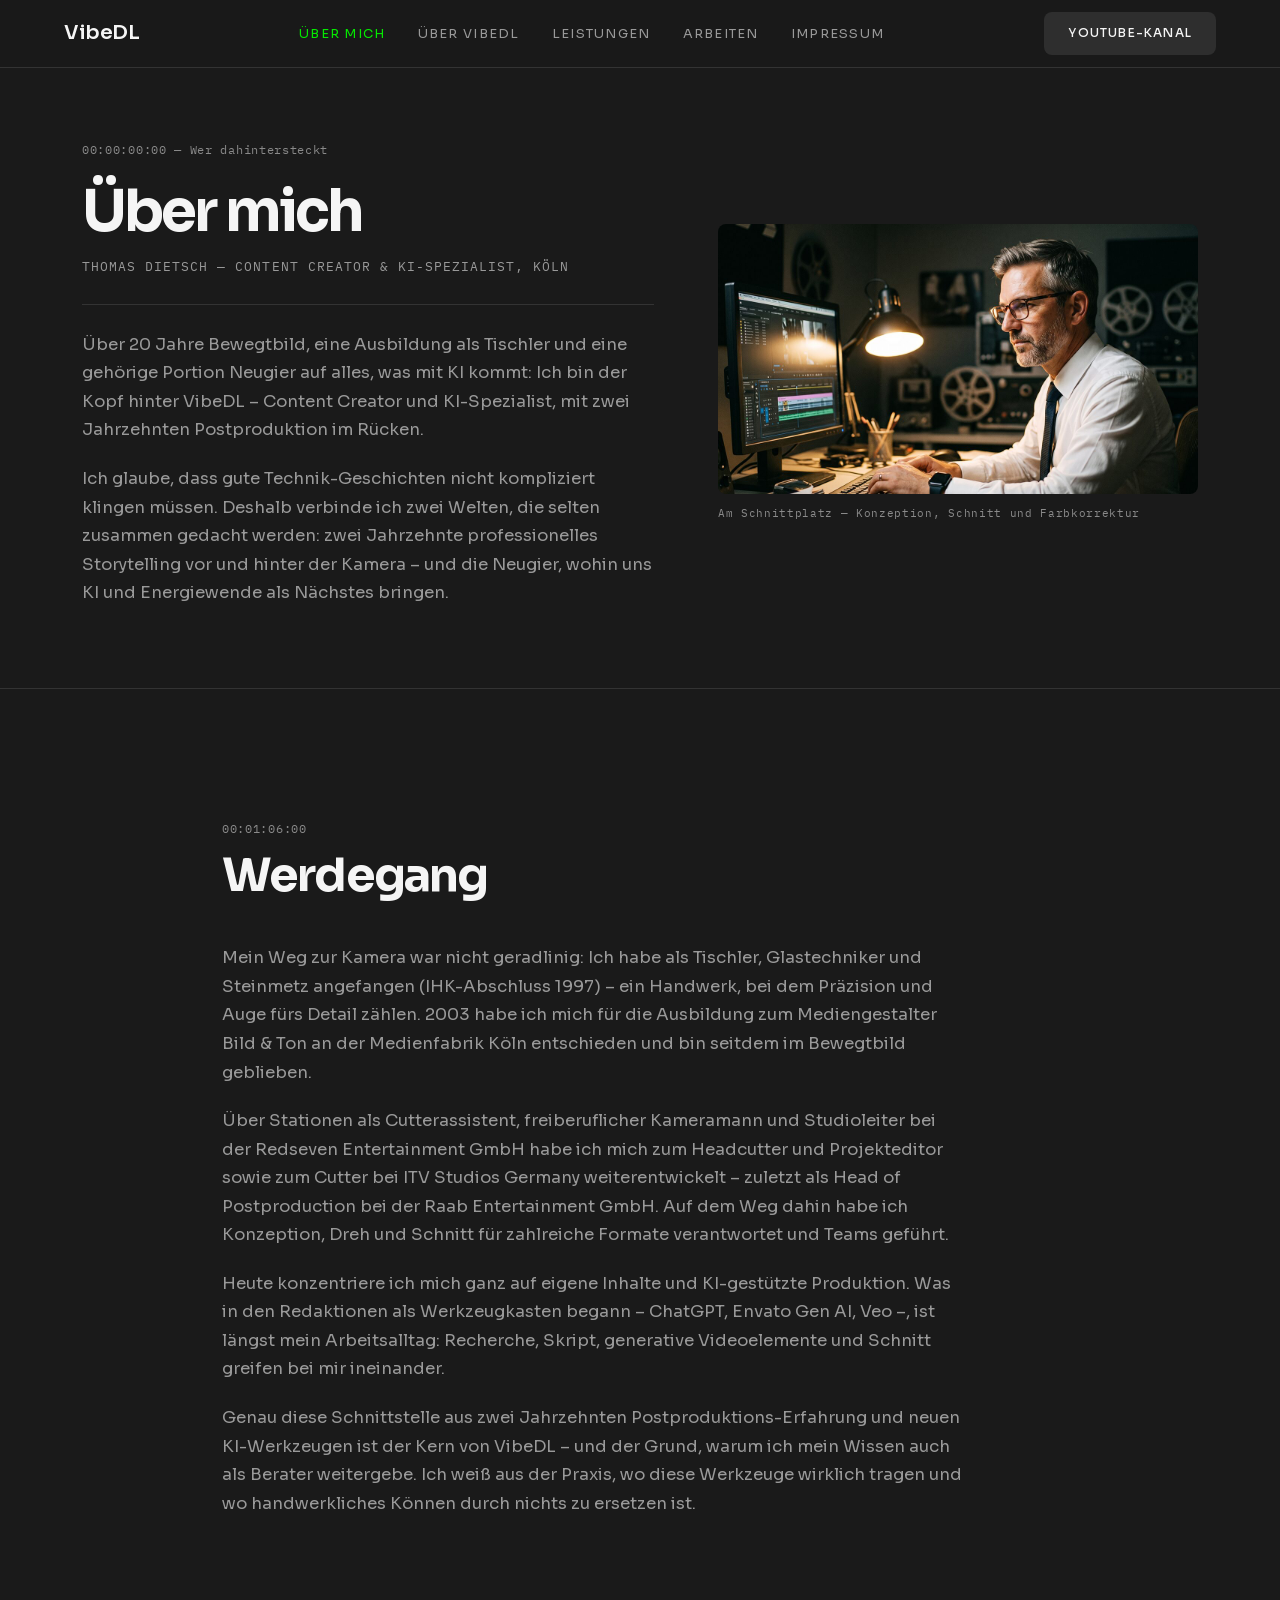
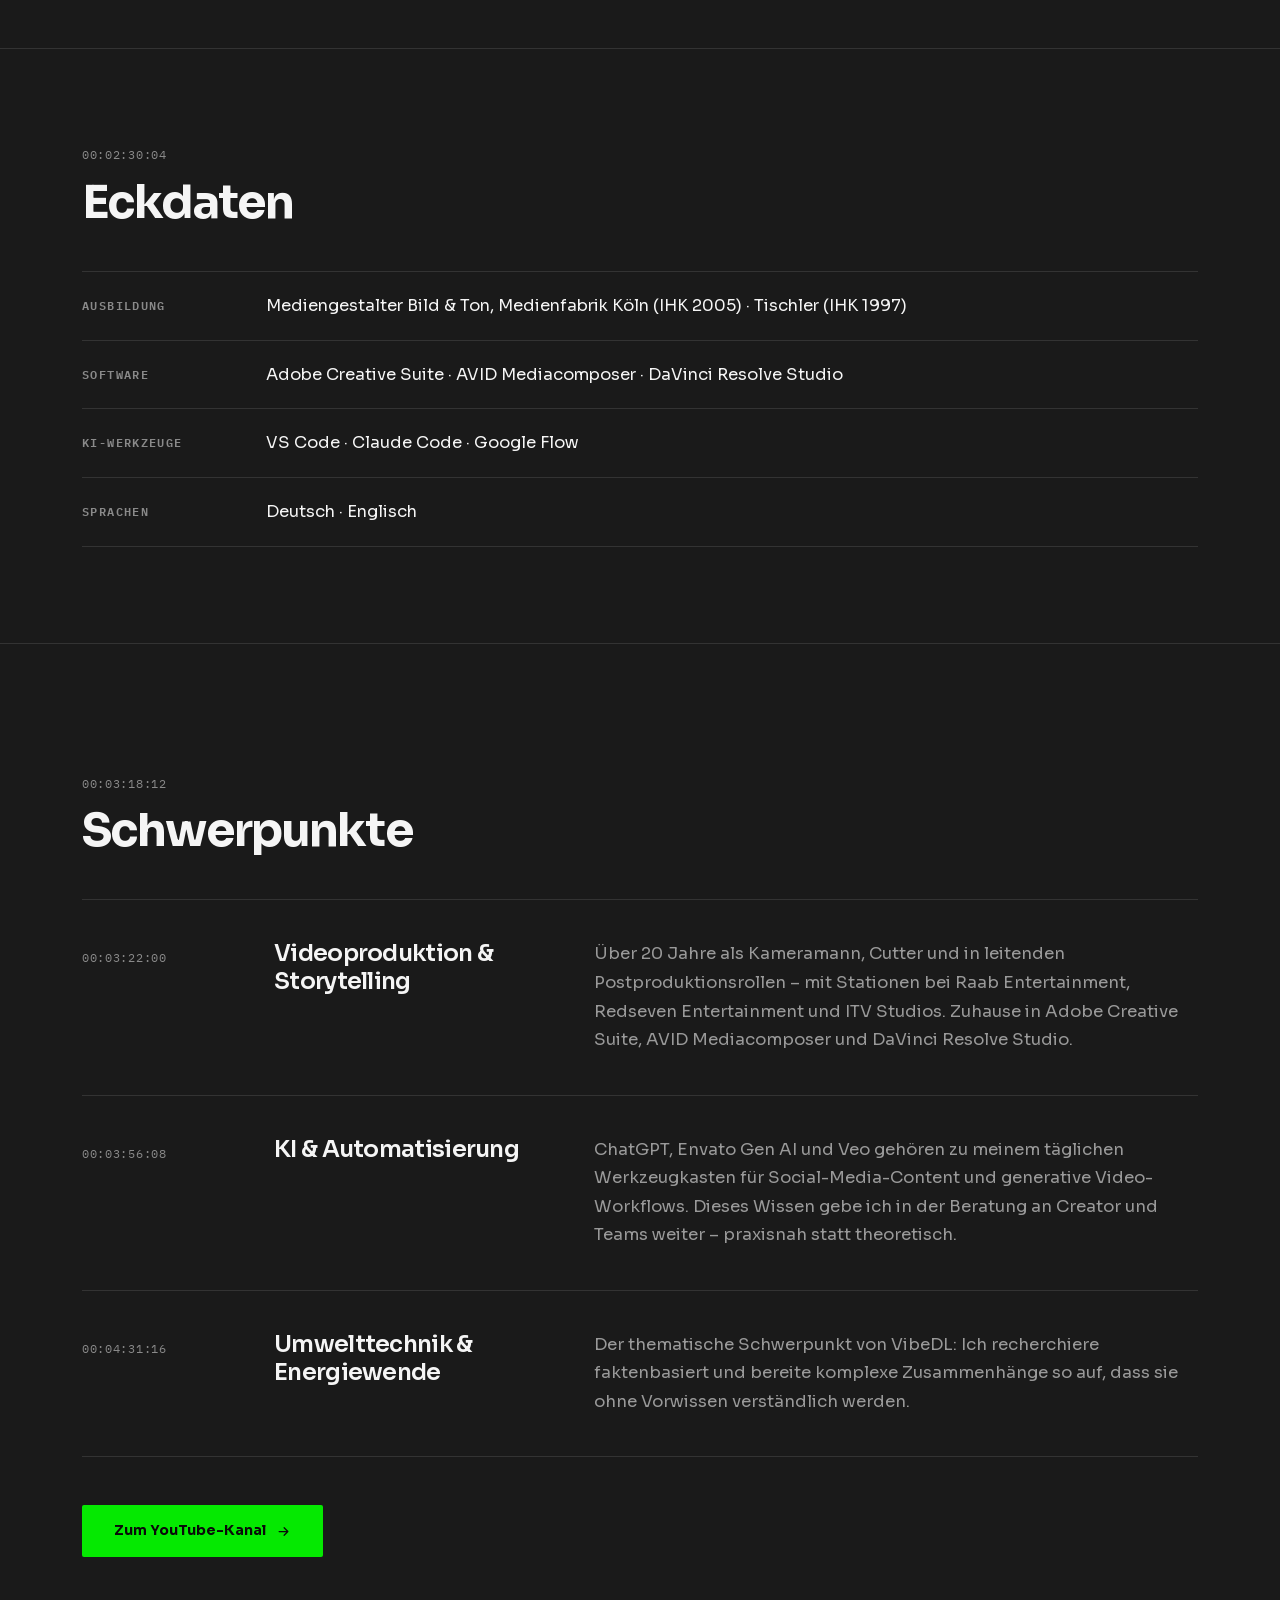
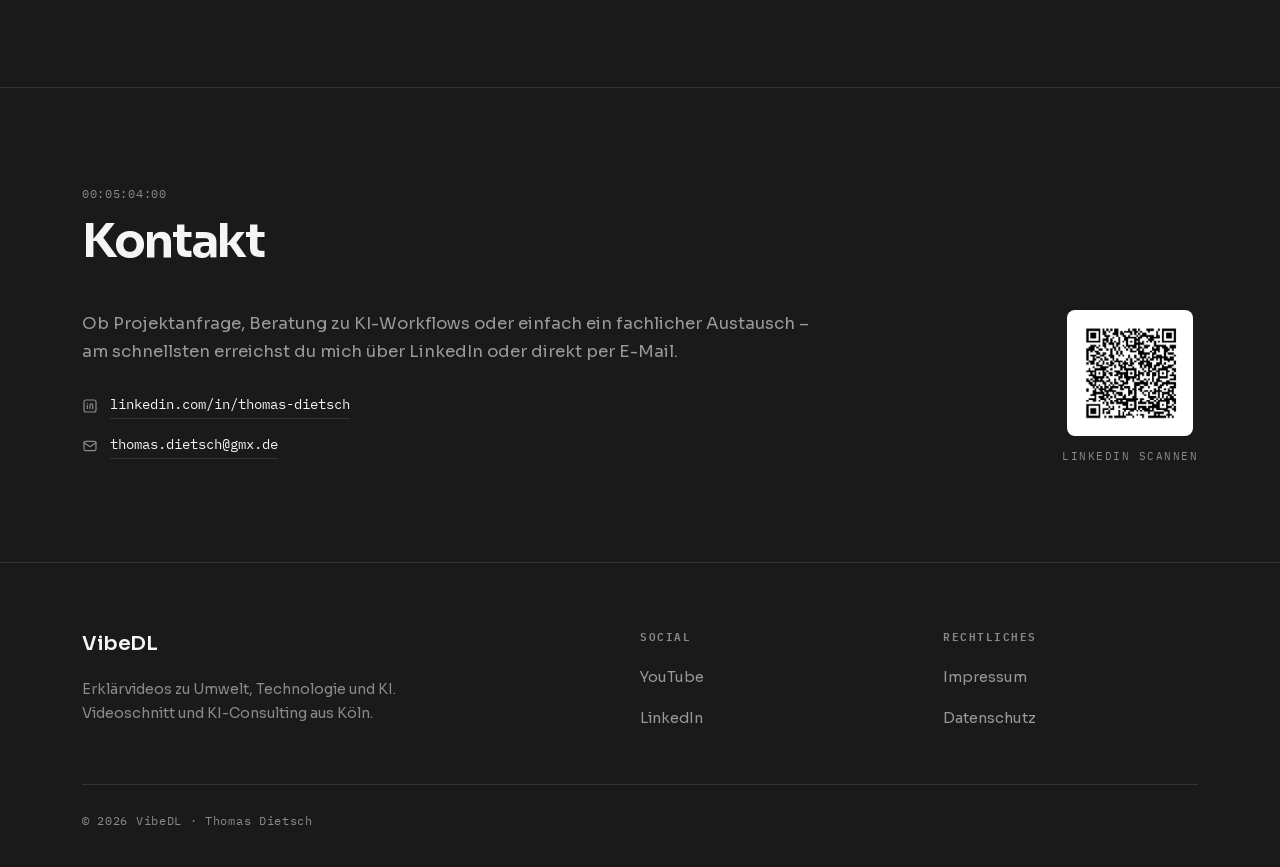
<file: ueber-mich.html>
<!doctype html>
<html lang="de">
<head>
  <meta charset="UTF-8">
  <meta name="viewport" content="width=device-width, initial-scale=1.0">
  <title>Über mich – Thomas Dietsch – VibeDL</title>
  <meta name="description" content="Thomas Dietsch – Content Creator und KI-Spezialist mit über 20 Jahren Erfahrung in Kamera, Schnitt und Postproduktion. Der Kopf hinter VibeDL: Werdegang, Schwerpunkte und Kontakt.">
  <link rel="stylesheet" href="assets/css/style.css">
  <link rel="icon" type="image/png" href="assets/img/favicon.png">
  <link rel="preload" href="assets/fonts/sora-latin.woff2" as="font" type="font/woff2" crossorigin>
</head>
<body>

  <header class="site-header site-header--solid">
    <div class="container">
      <a href="index.html" class="logo">
        <span class="logo-text">VibeDL</span>
      </a>

      <input type="checkbox" id="nav-toggle" class="nav-toggle">

      <nav>
        <ul class="nav-links">
          <li><a href="ueber-mich.html" class="active">Über mich</a></li>
          <li><a href="index.html#ueber">Über VibeDL</a></li>
          <li><a href="index.html#leistungen">Leistungen</a></li>
          <li><a href="index.html#arbeiten">Arbeiten</a></li>
          <li><a href="impressum.html">Impressum</a></li>
        </ul>
      </nav>

      <label for="nav-toggle" class="nav-toggle-label" aria-label="Menü öffnen">☰</label>

      <a href="https://www.youtube.com/@Vibe_DL" class="nav-cta" target="_blank" rel="noopener">YouTube-Kanal</a>
    </div>
  </header>

  <main>
    <section class="profile-hero">
      <div class="container">
        <div class="profile-intro">
          <span class="tc">00:00:00:00 — Wer dahintersteckt</span>
          <h1>Über mich</h1>
          <p class="profile-name">Thomas Dietsch — Content Creator &amp; KI-Spezialist, Köln</p>
          <p class="body-text">Über 20 Jahre Bewegtbild, eine Ausbildung als Tischler und eine gehörige Portion Neugier auf alles, was mit KI kommt: Ich bin der Kopf hinter VibeDL – Content Creator und KI-Spezialist, mit zwei Jahrzehnten Postproduktion im Rücken.</p>
          <p class="body-text">Ich glaube, dass gute Technik-Geschichten nicht kompliziert klingen müssen. Deshalb verbinde ich zwei Welten, die selten zusammen gedacht werden: zwei Jahrzehnte professionelles Storytelling vor und hinter der Kamera – und die Neugier, wohin uns KI und Energiewende als Nächstes bringen.</p>
        </div>
        <figure class="profile-figure">
          <img class="profile-photo" src="assets/img/ueber-mich.jpg" alt="Thomas Dietsch am Schnittplatz" width="1280" height="720">
          <figcaption>Am Schnittplatz — Konzeption, Schnitt und Farbkorrektur</figcaption>
        </figure>
      </div>
    </section>

    <section class="sec-pad-l">
      <div class="container container--narrow">
        <div class="section-head">
          <span class="tc">00:01:06:00</span>
          <h2 class="section-title">Werdegang</h2>
        </div>
        <p class="body-text">Mein Weg zur Kamera war nicht geradlinig: Ich habe als Tischler, Glastechniker und Steinmetz angefangen (IHK-Abschluss 1997) – ein Handwerk, bei dem Präzision und Auge fürs Detail zählen. 2003 habe ich mich für die Ausbildung zum Mediengestalter Bild &amp; Ton an der Medienfabrik Köln entschieden und bin seitdem im Bewegtbild geblieben.</p>
        <p class="body-text">Über Stationen als Cutterassistent, freiberuflicher Kameramann und Studioleiter bei der Redseven Entertainment GmbH habe ich mich zum Headcutter und Projekteditor sowie zum Cutter bei ITV Studios Germany weiterentwickelt – zuletzt als Head of Postproduction bei der Raab Entertainment GmbH. Auf dem Weg dahin habe ich Konzeption, Dreh und Schnitt für zahlreiche Formate verantwortet und Teams geführt.</p>
        <p class="body-text">Heute konzentriere ich mich ganz auf eigene Inhalte und KI-gestützte Produktion. Was in den Redaktionen als Werkzeugkasten begann – ChatGPT, Envato Gen AI, Veo –, ist längst mein Arbeitsalltag: Recherche, Skript, generative Videoelemente und Schnitt greifen bei mir ineinander.</p>
        <p class="body-text">Genau diese Schnittstelle aus zwei Jahrzehnten Postproduktions-Erfahrung und neuen KI-Werkzeugen ist der Kern von VibeDL – und der Grund, warum ich mein Wissen auch als Berater weitergebe. Ich weiß aus der Praxis, wo diese Werkzeuge wirklich tragen und wo handwerkliches Können durch nichts zu ersetzen ist.</p>
      </div>
    </section>

    <section class="sec-pad-m">
      <div class="container">
        <div class="section-head">
          <span class="tc">00:02:30:04</span>
          <h2 class="section-title">Eckdaten</h2>
        </div>
        <dl class="meta-list">
          <div class="meta-row">
            <dt>Ausbildung</dt>
            <dd>Mediengestalter Bild &amp; Ton, Medienfabrik Köln (IHK 2005) · Tischler (IHK 1997)</dd>
          </div>
          <div class="meta-row">
            <dt>Software</dt>
            <dd>Adobe Creative Suite · AVID Mediacomposer · DaVinci Resolve Studio</dd>
          </div>
          <div class="meta-row">
            <dt>KI-Werkzeuge</dt>
            <dd>VS Code · Claude Code · Google Flow</dd>
          </div>
          <div class="meta-row">
            <dt>Sprachen</dt>
            <dd>Deutsch · Englisch</dd>
          </div>
        </dl>
      </div>
    </section>

    <section class="sec-pad-l">
      <div class="container">
        <div class="section-head">
          <span class="tc">00:03:18:12</span>
          <h2 class="section-title">Schwerpunkte</h2>
        </div>

        <div class="service-list">
          <div class="service-item">
            <span class="tc">00:03:22:00</span>
            <h3>Videoproduktion &amp; Storytelling</h3>
            <p>Über 20 Jahre als Kameramann, Cutter und in leitenden Postproduktionsrollen – mit Stationen bei Raab Entertainment, Redseven Entertainment und ITV Studios. Zuhause in Adobe Creative Suite, AVID Mediacomposer und DaVinci Resolve Studio.</p>
          </div>
          <div class="service-item">
            <span class="tc">00:03:56:08</span>
            <h3>KI &amp; Automatisierung</h3>
            <p>ChatGPT, Envato Gen AI und Veo gehören zu meinem täglichen Werkzeugkasten für Social-Media-Content und generative Video-Workflows. Dieses Wissen gebe ich in der Beratung an Creator und Teams weiter – praxisnah statt theoretisch.</p>
          </div>
          <div class="service-item">
            <span class="tc">00:04:31:16</span>
            <h3>Umwelttechnik &amp; Energiewende</h3>
            <p>Der thematische Schwerpunkt von VibeDL: Ich recherchiere faktenbasiert und bereite komplexe Zusammenhänge so auf, dass sie ohne Vorwissen verständlich werden.</p>
          </div>
        </div>

        <div class="section-cta">
          <a href="https://www.youtube.com/@Vibe_DL" class="btn-primary" target="_blank" rel="noopener">
            Zum YouTube-Kanal
            <svg width="15" height="15" viewBox="0 0 24 24" fill="none" stroke="currentColor" stroke-width="2" stroke-linecap="round" stroke-linejoin="round"><path d="M5 12h14M13 6l6 6-6 6"/></svg>
          </a>
        </div>
      </div>
    </section>

    <section class="sec-pad-m">
      <div class="container">
        <div class="section-head">
          <span class="tc">00:05:04:00</span>
          <h2 class="section-title">Kontakt</h2>
        </div>
        <div class="connect-card">
          <div class="connect-info">
            <p class="body-text">Ob Projektanfrage, Beratung zu KI-Workflows oder einfach ein fachlicher Austausch – am schnellsten erreichst du mich über LinkedIn oder direkt per E-Mail.</p>
            <ul class="connect-links">
              <li>
                <svg width="16" height="16" viewBox="0 0 24 24" fill="none" stroke="currentColor" stroke-width="1.8" stroke-linecap="round" stroke-linejoin="round"><rect x="3" y="3" width="18" height="18" rx="3"/><path d="M8 11v5M8 8v.01M12 16v-5M12 11c0-1.5 1-2.2 2.2-2.2 1.3 0 1.8 1 1.8 2.4V16"/></svg>
                <a href="https://www.linkedin.com/in/thomas-dietsch-35041698/" target="_blank" rel="noopener">linkedin.com/in/thomas-dietsch</a>
              </li>
              <li>
                <svg width="16" height="16" viewBox="0 0 24 24" fill="none" stroke="currentColor" stroke-width="1.8" stroke-linecap="round" stroke-linejoin="round"><rect x="3" y="5" width="18" height="14" rx="2.5"/><path d="M3 7l9 6 9-6"/></svg>
                <a href="mailto:thomas.dietsch@gmx.de">thomas.dietsch@gmx.de</a>
              </li>
            </ul>
          </div>
          <div class="connect-qr">
            <img src="assets/img/IMG_6601.JPG" alt="QR-Code zum LinkedIn-Profil von Thomas Dietsch" width="126" height="126" loading="lazy">
            <span>LinkedIn scannen</span>
          </div>
        </div>
      </div>
    </section>
  </main>

  <footer class="site-footer">
    <div class="container">
      <div class="footer-top">
        <div class="footer-brand">
          <a href="index.html" class="logo">
            <span class="logo-text">VibeDL</span>
          </a>
          <p>Erklärvideos zu Umwelt, Technologie und KI. Videoschnitt und KI-Consulting aus Köln.</p>
        </div>
        <div class="footer-col">
          <h4>Social</h4>
          <ul class="social-links">
            <li><a href="https://www.youtube.com/@Vibe_DL" target="_blank" rel="noopener">YouTube</a></li>
            <li><a href="https://www.linkedin.com/in/thomas-dietsch-35041698/" target="_blank" rel="noopener">LinkedIn</a></li>
          </ul>
        </div>
        <div class="footer-col">
          <h4>Rechtliches</h4>
          <ul class="legal-links">
            <li><a href="impressum.html">Impressum</a></li>
            <li><a href="datenschutz.html">Datenschutz</a></li>
          </ul>
        </div>
      </div>
      <div class="footer-bottom">
        © 2026 VibeDL · Thomas Dietsch
      </div>
    </div>
  </footer>

</body>
</html>
</file>
<file: assets/css/style.css>
/* ---------- Schriften (lokal gehostet, DSGVO-konform) ----------
   Sora – SIL Open Font License 1.1 (assets/fonts/OFL-Sora.txt)
   IBM Plex Mono – SIL Open Font License 1.1 (assets/fonts/OFL-PlexMono.txt)

   Sora liegt als Variable Font vor: eine Datei deckt 300–700 ab.
   Rollenverteilung: Sora trägt Headlines, Fließtext und Navigation,
   Plex Mono trägt Timecodes und technische Labels (tabellarische Ziffern).

   WICHTIG: Nicht auf die Google-Fonts-CDN umstellen. Die dynamische
   Einbindung überträgt die Besucher-IP in die USA; Abschnitt 5 der
   Datenschutzerklärung sichert die lokale Auslieferung ausdrücklich zu. */
@font-face {
  font-family: "Sora";
  font-style: normal;
  font-weight: 300 700;
  font-display: swap;
  src: url("../fonts/sora-latin-ext.woff2") format("woff2");
  unicode-range: U+0100-02BA, U+02BD-02C5, U+02C7-02CC, U+02CE-02D7, U+02DD-02FF, U+0304, U+0308, U+0329, U+1D00-1DBF, U+1E00-1E9F, U+1EF2-1EFF, U+2020, U+20A0-20AB, U+20AD-20C0, U+2113, U+2C60-2C7F, U+A720-A7FF;
}

@font-face {
  font-family: "Sora";
  font-style: normal;
  font-weight: 300 700;
  font-display: swap;
  src: url("../fonts/sora-latin.woff2") format("woff2");
  unicode-range: U+0000-00FF, U+0131, U+0152-0153, U+02BB-02BC, U+02C6, U+02DA, U+02DC, U+0304, U+0308, U+0329, U+2000-206F, U+20AC, U+2122, U+2191, U+2193, U+2212, U+2215, U+FEFF, U+FFFD;
}

@font-face {
  font-family: "IBM Plex Mono";
  font-style: normal;
  font-weight: 400;
  font-display: swap;
  src: url("../fonts/plex-mono-400.woff2") format("woff2");
}

@font-face {
  font-family: "IBM Plex Mono";
  font-style: normal;
  font-weight: 600;
  font-display: swap;
  src: url("../fonts/plex-mono-600.woff2") format("woff2");
}

/* ---------- Farbtokens ----------
   Als HSL-Tripel notiert und per hsl(var(--token)) verwendet.
   Nur Dark Mode, kein Light Mode.

   Kontrast (WCAG AA, kleiner Text braucht 4,5:1):
     foreground      auf hero-bg = 17,6:1
     muted-foreground auf hero-bg =  6,5:1
     text-faint      auf hero-bg =  5,3:1
     primary         auf hero-bg = 11,2:1
     primary-foreground auf primary = 12,0:1
   Nach jeder Farbänderung nachrechnen. */
:root {
  --background: 0 0% 10%;
  --foreground: 0 0% 96%;
  --primary: 119 99% 46%;
  --primary-foreground: 0 0% 4%;
  --secondary: 0 0% 18%;
  --secondary-foreground: 0 0% 96%;
  --muted: 0 0% 16%;
  --muted-foreground: 0 0% 60%;
  --accent: 119 99% 46%;
  --accent-foreground: 0 0% 4%;
  --destructive: 0 84% 60%;
  --border: 0 0% 20%;
  --input: 0 0% 20%;
  --ring: 119 99% 46%;
  --nav-button: 0 0% 18%;
  --hero-bg: 0 0% 8%;

  /* Eigener Ton für die leiseste Textstufe. Der Entwurf sah dafür
     muted-foreground bei 60 % Deckkraft vor – das ergibt nur 3,1:1
     und fällt unter die Lesbarkeitsschwelle. */
  --text-faint: 0 0% 54%;

  --radius: 0.5rem;
  --radius-sm: 0.125rem;
  --font-sans: "Sora", -apple-system, BlinkMacSystemFont, "Segoe UI", sans-serif;
  --font-mono: "IBM Plex Mono", ui-monospace, "SFMono-Regular", Consolas, monospace;
  --max-width: 1180px;
  --gutter: 32px;
  --header-height: 68px;
  /* Harter Schnitt statt Überblendung */
  --cut: 0.1s linear;
  --ease-out-expo: cubic-bezier(0.16, 1, 0.3, 1);
}

* {
  box-sizing: border-box;
}

html {
  scroll-behavior: smooth;
  /* Absicherung gegen horizontalen Überlauf.
     "clip" statt "hidden", weil hidden einen Scroll-Container erzeugt. */
  overflow-x: clip;
}

body {
  margin: 0;
  background: hsl(var(--hero-bg));
  color: hsl(var(--foreground));
  font-family: var(--font-sans);
  font-size: 1.05rem;
  line-height: 1.7;
  -webkit-font-smoothing: antialiased;
  -moz-osx-font-smoothing: grayscale;
  text-rendering: optimizeLegibility;
}

img {
  max-width: 100%;
  display: block;
}

a {
  color: inherit;
  text-decoration: none;
}

ul {
  list-style: none;
}

::selection {
  background: hsl(var(--primary));
  color: hsl(var(--primary-foreground));
}

:focus-visible {
  outline: 2px solid hsl(var(--ring));
  outline-offset: 3px;
}

.container {
  max-width: var(--max-width);
  margin: 0 auto;
  padding: 0 var(--gutter);
}

/* Schmalere Spur für Lesetext – bricht die Gleichbreite auf */
.container--narrow {
  max-width: 900px;
}

/* Sprungziele unter dem fixierten Header freihalten */
[id] {
  scroll-margin-top: calc(var(--header-height) + 24px);
}

/* ---------- Animationen ---------- */
@keyframes fade-up {
  0% {
    opacity: 0;
    transform: translateY(20px);
    filter: blur(4px);
  }
  100% {
    opacity: 1;
    transform: translateY(0);
    filter: blur(0);
  }
}

@keyframes fade-in {
  0%   { opacity: 0; }
  100% { opacity: 1; }
}

.animate-fade-up {
  opacity: 0;
  animation: fade-up 0.7s var(--ease-out-expo) forwards;
}

.animate-fade-in {
  opacity: 0;
  animation: fade-in 0.5s ease-out forwards;
}

/* Wer Bewegung reduziert haben will, bekommt den Endzustand sofort */
@media (prefers-reduced-motion: reduce) {
  html {
    scroll-behavior: auto;
  }

  .animate-fade-up,
  .animate-fade-in {
    animation: none;
    opacity: 1;
    transform: none;
    filter: none;
  }

  .hero-grid span {
    transition: none;
  }
}

/* ---------- Header: fixiert, schwebt über dem Hero ----------
   Der Entwurf sah eine reine Hero-Seite vor, auf der ein dauerhaft
   transparenter Header nie mit Inhalt kollidiert. Hier folgen unter dem
   Hero weitere Sektionen – ohne Fläche liefe deren Text sichtbar hinter
   dem Logo durch. Deshalb: deckend als Grundzustand, und nur dort
   transparent, wo der Browser das Aufblenden beim Scrollen beherrscht. */
.site-header {
  position: fixed;
  top: 0;
  left: 0;
  right: 0;
  z-index: 50;
  height: var(--header-height);
  display: flex;
  align-items: center;
  background: hsl(var(--background) / 0.92);
  backdrop-filter: blur(12px);
  border-bottom: 1px solid hsl(var(--border));
}

@keyframes header-lift {
  from {
    background-color: hsl(var(--background) / 0);
    border-bottom-color: hsl(var(--border) / 0);
  }
  to {
    background-color: hsl(var(--background) / 0.92);
    border-bottom-color: hsl(var(--border) / 1);
  }
}

/* Scroll-gesteuert, ohne JavaScript. Browser ohne Unterstützung
   behalten den deckenden Grundzustand – lesbar, nur weniger elegant. */
@supports (animation-timeline: scroll()) {
  .site-header:not(.site-header--solid) {
    background-color: hsl(var(--background) / 0);
    border-bottom-color: hsl(var(--border) / 0);
    animation: header-lift 1ms linear forwards;
    animation-timeline: scroll(root block);
    animation-range: 55vh 75vh;
  }
}

.site-header .container {
  display: flex;
  align-items: center;
  justify-content: space-between;
  width: 100%;
  max-width: none;
  padding: 0 2rem;
}

.logo {
  display: inline-flex;
  align-items: center;
  font-size: 1.25rem;
  font-weight: 600;
  letter-spacing: -0.025em;
  color: hsl(var(--foreground));
}

.nav-links {
  display: flex;
  align-items: center;
  gap: 2rem;
  margin: 0;
  padding: 0;
}

.nav-links a {
  font-size: 0.8rem;
  font-weight: 400;
  letter-spacing: 0.1em;
  text-transform: uppercase;
  color: hsl(var(--muted-foreground));
  transition: color var(--cut);
}

.nav-links a:hover,
.nav-links a:focus-visible {
  color: hsl(var(--foreground));
}

.nav-links a.active {
  color: hsl(var(--primary));
}

/* Sekundärer Button in der Kopfzeile – bewusst nicht grün,
   damit der einzige Akzent im Hero bleibt */
.nav-cta {
  display: inline-flex;
  align-items: center;
  color: hsl(var(--foreground));
  background: hsl(var(--nav-button));
  border: none;
  border-radius: var(--radius);
  padding: 0.7rem 1.5rem;
  font-family: inherit;
  font-size: 0.75rem;
  font-weight: 500;
  letter-spacing: 0.1em;
  text-transform: uppercase;
  cursor: pointer;
  transition: background-color var(--cut), transform var(--cut);
}

.nav-cta:hover,
.nav-cta:focus-visible {
  background: hsl(var(--nav-button) / 0.8);
}

.nav-cta:active {
  transform: scale(0.97);
}

.nav-toggle {
  display: none;
}

.nav-toggle-label {
  display: none;
  cursor: pointer;
}

/* ---------- Hero: Vollbild, Inhalt unten links ---------- */
.hero {
  position: relative;
  min-height: 100vh;
  min-height: 100svh;
  display: flex;
  align-items: flex-end;
  background: hsl(var(--hero-bg));
  overflow: hidden;
  border-bottom: none;
}

.hero-media {
  position: absolute;
  inset: 0;
}

.hero-media img {
  width: 100%;
  height: 100%;
  object-fit: cover;
}

/* Abdunklung: flächig wie im Entwurf, plus ein Verlauf nach unten.
   Der Verlauf ist hier funktional, nicht dekorativ – ohne ihn steht
   heller Text auf einem Foto mit unbekannter Helligkeit. */
.hero-scrim {
  position: absolute;
  inset: 0;
  z-index: 1;
  pointer-events: none;
  background:
    linear-gradient(
      to top,
      hsl(var(--hero-bg) / 0.95) 0%,
      hsl(var(--hero-bg) / 0.88) 30%,
      hsl(var(--hero-bg) / 0.72) 55%,
      hsl(var(--hero-bg) / 0.32) 76%,
      hsl(var(--hero-bg) / 0.62) 100%
    ),
    rgb(0 0 0 / 0.3);
}

/* Kachelraster über dem Bild, unter dem Text ----------
   Ersetzt die interaktive Spline-3D-Szene aus dem Entwurf: 240 leere
   Spans, weil jede Zelle einzeln auf :hover reagieren muss – ohne
   JavaScript geht das nur über einzelne Elemente, nicht über einen
   gezeichneten Hintergrund. Zahl bewusst durch 20, 12, 8 und 30 teilbar,
   damit jede Rasteraufteilung unten exakt aufgeht. */
.hero-grid {
  position: absolute;
  inset: 0;
  z-index: 2;
  display: grid;
  grid-template-columns: repeat(20, 1fr);
  grid-template-rows: repeat(12, 1fr);
}

.hero-grid span {
  border-right: 1px solid hsl(var(--border) / 0.45);
  border-bottom: 1px solid hsl(var(--border) / 0.45);
}

/* Nur mit echtem Zeiger – auf Touch-Geräten bliebe der Hover sonst nach
   dem Tippen an der zuletzt berührten Kachel "kleben".

   Das Leuchten (box-shadow) ist eine bewusste, vom Nutzer nach Kenntnis
   der Regel getroffene Ausnahme von "keine Leuchteffekte" (siehe
   AGENTS.md, "Harte Regeln" Nr. 2 und "Gestaltungskonzept"). Es bildet
   das Hover-Verhalten der ursprünglichen Spline-Szene nach. */
@media (hover: hover) {
  .hero-grid span {
    transition: background-color var(--cut), box-shadow var(--cut);
  }

  .hero-grid span:hover {
    position: relative;
    z-index: 1;
    background-color: hsl(var(--primary) / 0.18);
    box-shadow:
      inset 0 0 0 1px hsl(var(--primary) / 0.55),
      0 0 18px 2px hsl(var(--primary) / 0.35);
  }
}

/* Der Text darüber lässt Klicks zum Raster durch (wie im Entwurf via
   pointer-events-none vorgesehen) – nur die beiden Buttons bleiben
   bedienbar. Tastaturbedienung ist davon nicht betroffen, Tab-Fokus
   funktioniert unverändert. Preis: der Hero-Text ist nicht mehr
   markierbar. */
.hero-content {
  position: relative;
  z-index: 10;
  width: 100%;
  max-width: 90%;
  padding: 8rem 1.5rem 2.5rem;
  pointer-events: none;
}

.hero-actions a {
  pointer-events: auto;
}

/* Eine Stufe heller als sonst: hier liegt der Timecode auf dem Foto,
   nicht auf einer ruhigen Fläche */
.hero-content > .tc {
  color: hsl(var(--muted-foreground));
  margin-bottom: 1.25rem;
}

.hero h1 {
  font-size: clamp(3rem, 8vw, 6rem);
  line-height: 1.05;
  letter-spacing: -0.05em;
  font-weight: 700;
  text-transform: uppercase;
  color: hsl(var(--foreground));
  margin: 0 0 0.5rem;
}

.hero h1 .accent {
  color: hsl(var(--primary));
}

.hero .subheadline {
  font-size: clamp(1.125rem, 2.5vw, 1.875rem);
  line-height: 1.25;
  font-weight: 300;
  color: hsl(var(--foreground) / 0.8);
  margin: 0 0 0.75rem;
}

.hero .hero-description {
  font-size: clamp(0.875rem, 1.5vw, 1.25rem);
  line-height: 1.6;
  font-weight: 300;
  color: hsl(var(--muted-foreground));
  margin: 0 0 1rem;
}

.hero-actions {
  display: flex;
  flex-wrap: wrap;
  gap: 0.75rem;
}

.hero-trust {
  font-size: 0.75rem;
  font-weight: 300;
  line-height: 1.6;
  color: hsl(var(--text-faint));
  margin: 1rem 0 0;
}

/* ---------- Buttons ---------- */
.btn-primary,
.btn-secondary,
.btn-outline {
  display: inline-flex;
  align-items: center;
  gap: 10px;
  padding: 0.75rem 1.5rem;
  border-radius: var(--radius-sm);
  font-family: inherit;
  font-size: 0.875rem;
  font-weight: 700;
  line-height: 1.4;
  cursor: pointer;
  transition: filter var(--cut), transform var(--cut), background-color var(--cut), border-color var(--cut), color var(--cut);
}

.btn-primary {
  color: hsl(var(--primary-foreground));
  background: hsl(var(--primary));
  border: none;
}

.btn-primary:hover,
.btn-primary:focus-visible {
  filter: brightness(1.1);
}

.btn-secondary {
  color: hsl(var(--background));
  background: #ffffff;
  border: none;
}

.btn-secondary:hover,
.btn-secondary:focus-visible {
  filter: brightness(0.9);
}

.btn-primary:active,
.btn-secondary:active,
.btn-outline:active {
  transform: scale(0.97);
}

/* Für Flächen abseits des Heros – dort wäre Weiß zu laut */
.btn-outline {
  color: hsl(var(--foreground));
  background: transparent;
  border: 1px solid hsl(var(--border));
  font-weight: 500;
}

.btn-outline:hover,
.btn-outline:focus-visible {
  border-color: hsl(var(--foreground));
}

/* ---------- Sektionen: harte Schnitte, variabler Rhythmus ---------- */
section {
  border-bottom: 1px solid hsl(var(--border));
}

section:last-of-type {
  border-bottom: none;
}

main > section:not(.hero),
main > .work-section {
  background: hsl(var(--background));
}

.sec-pad-l { padding: 130px 0; }
.sec-pad-m { padding: 96px 0; }
.sec-pad-s { padding: 64px 0; }

.section-head {
  margin-bottom: 44px;
}

.section-head .tc {
  margin-bottom: 12px;
}

.section-title {
  font-size: clamp(1.9rem, 4vw, 2.9rem);
  line-height: 1.08;
  letter-spacing: -0.04em;
  font-weight: 700;
  margin: 0;
}

/* ---------- Timecode ---------- */
.tc {
  display: block;
  font-family: var(--font-mono);
  font-size: 0.72rem;
  font-weight: 400;
  letter-spacing: 0.06em;
  color: hsl(var(--text-faint));
  font-variant-numeric: tabular-nums;
}

/* ---------- Metadaten-Block (ersetzt die Statistik-Leiste) ---------- */
.meta-list {
  margin: 0;
  padding: 0;
  border-top: 1px solid hsl(var(--border));
}

.meta-row {
  display: grid;
  grid-template-columns: 160px minmax(0, 1fr);
  gap: 24px;
  padding: 20px 0;
  border-bottom: 1px solid hsl(var(--border));
}

.meta-row dt {
  font-family: var(--font-mono);
  font-size: 0.72rem;
  font-weight: 600;
  letter-spacing: 0.12em;
  text-transform: uppercase;
  color: hsl(var(--text-faint));
  padding-top: 4px;
}

.meta-row dd {
  margin: 0;
  font-size: 1.02rem;
  color: hsl(var(--foreground));
}

/* ---------- Lesetext ---------- */
.lead {
  font-size: 1.3rem;
  line-height: 1.55;
  letter-spacing: -0.01em;
  color: hsl(var(--foreground));
  margin: 0;
  max-width: 40ch;
}

.body-text {
  color: hsl(var(--muted-foreground));
  max-width: 62ch;
  margin: 0;
}

.body-text + .body-text {
  margin-top: 20px;
}

/* ---------- Leistungen ---------- */
.service-list {
  margin: 0;
  padding: 0;
  border-top: 1px solid hsl(var(--border));
}

.service-item {
  display: grid;
  grid-template-columns: 160px minmax(0, 24ch) minmax(0, 1fr);
  gap: 32px;
  padding: 40px 0;
  border-bottom: 1px solid hsl(var(--border));
  align-items: start;
}

.service-item .tc {
  padding-top: 8px;
}

.service-item h3 {
  font-size: 1.45rem;
  line-height: 1.2;
  letter-spacing: -0.03em;
  font-weight: 600;
  margin: 0;
  color: hsl(var(--foreground));
}

.service-item p {
  margin: 0;
  color: hsl(var(--muted-foreground));
}

.section-cta {
  margin-top: 48px;
}

/* ---------- Arbeiten (Kachelreihe) ---------- */
.work-grid {
  display: grid;
  grid-template-columns: repeat(auto-fit, minmax(260px, 1fr));
  gap: 1px;
  background: hsl(var(--border));
  border-top: 1px solid hsl(var(--border));
  border-bottom: 1px solid hsl(var(--border));
}

.work-item {
  background: hsl(var(--background));
  display: block;
  transition: background-color var(--cut);
}

.work-item:hover,
.work-item:focus-visible {
  background: hsl(var(--secondary));
}

.work-thumb {
  position: relative;
  aspect-ratio: 16 / 9;
  overflow: hidden;
  background: hsl(var(--muted));
  display: flex;
  align-items: center;
  justify-content: center;
}

.work-thumb img {
  width: 100%;
  height: 100%;
  object-fit: cover;
}

.work-thumb .ph-label {
  font-family: var(--font-mono);
  font-size: 0.68rem;
  letter-spacing: 0.1em;
  color: hsl(var(--muted-foreground));
  text-transform: uppercase;
  text-align: center;
  line-height: 1.9;
}

.work-meta {
  padding: 18px 20px 22px;
}

.work-meta .tc {
  margin-bottom: 6px;
}

.work-meta h3 {
  font-size: 1rem;
  font-weight: 600;
  letter-spacing: -0.02em;
  margin: 0;
  color: hsl(var(--foreground));
}

.caption {
  font-family: var(--font-mono);
  font-size: 0.72rem;
  letter-spacing: 0.06em;
  color: hsl(var(--text-faint));
  padding: 12px var(--gutter) 0;
  max-width: var(--max-width);
  margin: 0 auto;
}

/* innerhalb eines .container – der bringt die Ränder bereits mit */
.caption--inline {
  padding-left: 0;
  padding-right: 0;
}

/* ---------- Über mich ---------- */
.profile-hero {
  padding: calc(var(--header-height) + 72px) 0 80px;
  background: hsl(var(--background));
}

.profile-hero .container {
  display: grid;
  grid-template-columns: minmax(0, 1fr) minmax(0, 480px);
  gap: 64px;
  align-items: center;
}

.profile-photo {
  width: 100%;
  height: auto;
  /* 16:9 – entspricht dem Bildformat, dadurch kein Beschnitt am Kopf */
  aspect-ratio: 16 / 9;
  object-fit: cover;
  border-radius: var(--radius);
}

.profile-figure {
  margin: 0;
}

.profile-figure figcaption {
  font-family: var(--font-mono);
  font-size: 0.7rem;
  letter-spacing: 0.06em;
  color: hsl(var(--text-faint));
  margin-top: 10px;
}

.profile-intro > .tc {
  margin-bottom: 22px;
}

.profile-intro h1 {
  font-size: clamp(2.3rem, 5vw, 3.6rem);
  line-height: 1.05;
  letter-spacing: -0.05em;
  font-weight: 700;
  margin: 0 0 14px;
}

.profile-name {
  font-family: var(--font-mono);
  font-size: 0.8rem;
  letter-spacing: 0.08em;
  text-transform: uppercase;
  color: hsl(var(--muted-foreground));
  margin: 0 0 26px;
  padding-bottom: 26px;
  border-bottom: 1px solid hsl(var(--border));
}

/* ---------- Kontakt ---------- */
.connect-card {
  display: grid;
  grid-template-columns: minmax(0, 1fr) auto;
  gap: 64px;
  align-items: start;
}

.connect-links {
  display: flex;
  flex-direction: column;
  gap: 14px;
  margin: 26px 0 0;
  padding: 0;
}

.connect-links li {
  display: flex;
  align-items: center;
  gap: 12px;
}

.connect-links svg {
  color: hsl(var(--text-faint));
  flex-shrink: 0;
}

.connect-links a {
  font-family: var(--font-mono);
  font-size: 0.85rem;
  color: hsl(var(--foreground));
  border-bottom: 1px solid hsl(var(--border));
  padding-bottom: 2px;
  transition: color var(--cut), border-color var(--cut);
}

.connect-links a:hover,
.connect-links a:focus-visible {
  color: hsl(var(--primary));
  border-color: hsl(var(--primary));
}

.connect-qr {
  display: flex;
  flex-direction: column;
  align-items: center;
  gap: 12px;
}

.connect-qr img {
  width: 126px;
  height: 126px;
  background: #ffffff;
  padding: 10px;
  border-radius: var(--radius);
}

.connect-qr span {
  font-family: var(--font-mono);
  font-size: 0.66rem;
  letter-spacing: 0.14em;
  text-transform: uppercase;
  color: hsl(var(--text-faint));
}

/* ---------- Footer ---------- */
.site-footer {
  border-top: 1px solid hsl(var(--border));
  background: hsl(var(--background));
  padding: 64px 0 36px;
}

.footer-top {
  display: grid;
  grid-template-columns: minmax(0, 2fr) 1fr 1fr;
  gap: 48px;
  margin-bottom: 52px;
}

.footer-brand .logo {
  margin-bottom: 16px;
}

.footer-brand p {
  color: hsl(var(--text-faint));
  font-size: 0.9rem;
  max-width: 34ch;
  margin: 0;
}

.footer-col h4 {
  font-family: var(--font-mono);
  font-size: 0.68rem;
  font-weight: 600;
  letter-spacing: 0.14em;
  text-transform: uppercase;
  color: hsl(var(--text-faint));
  margin: 0 0 18px;
}

.footer-col ul,
.social-links,
.legal-links {
  display: flex;
  flex-direction: column;
  gap: 12px;
  margin: 0;
  padding: 0;
}

.social-links a,
.legal-links a {
  color: hsl(var(--muted-foreground));
  font-size: 0.92rem;
  transition: color var(--cut);
}

.social-links a:hover,
.social-links a:focus-visible,
.legal-links a:hover,
.legal-links a:focus-visible {
  color: hsl(var(--foreground));
}

.footer-bottom {
  border-top: 1px solid hsl(var(--border));
  padding-top: 26px;
  font-family: var(--font-mono);
  font-size: 0.72rem;
  letter-spacing: 0.06em;
  color: hsl(var(--text-faint));
}

/* ---------- Rechtsseiten ---------- */
.legal-page {
  padding: calc(var(--header-height) + 48px) 0 104px;
  background: hsl(var(--background));
}

.legal-page .container {
  max-width: 720px;
}

.back-link {
  display: inline-flex;
  align-items: center;
  gap: 8px;
  margin-bottom: 44px;
  font-size: 0.74rem;
  letter-spacing: 0.1em;
  text-transform: uppercase;
  color: hsl(var(--muted-foreground));
  transition: color var(--cut);
}

.back-link:hover,
.back-link:focus-visible {
  color: hsl(var(--foreground));
}

.legal-page h1 {
  font-size: clamp(2rem, 4vw, 2.7rem);
  line-height: 1.1;
  letter-spacing: -0.04em;
  font-weight: 700;
  margin: 0 0 44px;
  padding-bottom: 26px;
  border-bottom: 1px solid hsl(var(--border));
}

.legal-page h2 {
  font-size: 1.12rem;
  font-weight: 600;
  letter-spacing: -0.02em;
  color: hsl(var(--foreground));
  margin: 44px 0 14px;
}

.legal-page p,
.legal-page li {
  color: hsl(var(--muted-foreground));
  font-size: 1rem;
  max-width: 68ch;
}

.legal-page ul {
  padding-left: 20px;
  list-style: disc;
}

.legal-page li {
  margin-bottom: 8px;
}

.legal-page a {
  color: hsl(var(--foreground));
  border-bottom: 1px solid hsl(var(--border));
  transition: color var(--cut), border-color var(--cut);
}

.legal-page a:hover,
.legal-page a:focus-visible {
  color: hsl(var(--primary));
  border-color: hsl(var(--primary));
}

/* ---------- Responsive ---------- */
@media (min-width: 640px) {
  .hero-content {
    max-width: 28rem;
  }
}

@media (min-width: 768px) {
  .hero-content {
    padding: 8rem 2.5rem 2.5rem;
  }

  .hero h1 {
    margin-bottom: 1rem;
  }

  .hero .subheadline {
    margin-bottom: 1.5rem;
  }

  .hero .hero-description {
    margin-bottom: 2rem;
  }

  .hero-trust {
    margin-top: 1.5rem;
  }

  .btn-primary,
  .btn-secondary {
    padding: 1rem 2rem;
  }
}

@media (min-width: 1024px) {
  .site-header .container {
    padding: 0 4rem;
  }

  .hero-content {
    max-width: 42rem;
  }
}

/* Kachelraster: die Aufteilung wechselt mit der Fensterbreite, die
   Gesamtzahl von 240 Zellen bleibt gleich (20×12 / 12×20 / 8×30) –
   so bleiben die Kacheln auf jeder Breite ungefähr quadratisch. */
@media (max-width: 1023px) {
  .hero-grid {
    grid-template-columns: repeat(12, 1fr);
    grid-template-rows: repeat(20, 1fr);
  }
}

@media (max-width: 639px) {
  .hero-grid {
    grid-template-columns: repeat(8, 1fr);
    grid-template-rows: repeat(30, 1fr);
  }
}

@media (max-width: 900px) {
  .sec-pad-l { padding: 84px 0; }
  .sec-pad-m { padding: 68px 0; }
  .sec-pad-s { padding: 52px 0; }

  .profile-hero .container,
  .connect-card {
    grid-template-columns: 1fr;
    gap: 40px;
  }

  .profile-figure {
    order: -1;
  }

  .service-item {
    grid-template-columns: 1fr;
    gap: 12px;
    padding: 32px 0;
  }

  .meta-row {
    grid-template-columns: 130px minmax(0, 1fr);
    gap: 16px;
  }

  .lead {
    font-size: 1.15rem;
    max-width: 100%;
  }

  .footer-top {
    grid-template-columns: 1fr 1fr;
    gap: 36px;
  }

  .footer-brand {
    grid-column: 1 / -1;
  }
}

@media (max-width: 640px) {
  :root {
    --gutter: 22px;
  }

  .site-header .container {
    padding: 0 var(--gutter);
  }

  .meta-row {
    grid-template-columns: 1fr;
    gap: 4px;
  }

  .nav-cta {
    display: none;
  }

  .nav-toggle-label {
    display: flex;
    align-items: center;
    justify-content: center;
    width: 40px;
    height: 40px;
    font-size: 1.4rem;
    color: hsl(var(--foreground));
  }

  /* Aufgeklapptes Menü braucht eine deckende Fläche –
     der Header selbst ist transparent */
  .nav-links {
    position: absolute;
    top: var(--header-height);
    left: 0;
    right: 0;
    flex-direction: column;
    gap: 0;
    align-items: stretch;
    background: hsl(var(--background));
    border-bottom: 1px solid hsl(var(--border));
    max-height: 0;
    overflow: hidden;
    transition: max-height 0.25s ease;
  }

  .nav-links li {
    width: 100%;
    border-top: 1px solid hsl(var(--border));
  }

  .nav-links a {
    display: block;
    padding: 15px var(--gutter);
  }

  .nav-toggle:checked ~ nav .nav-links {
    max-height: 320px;
  }

  .footer-top {
    grid-template-columns: 1fr;
  }
}
</file>
